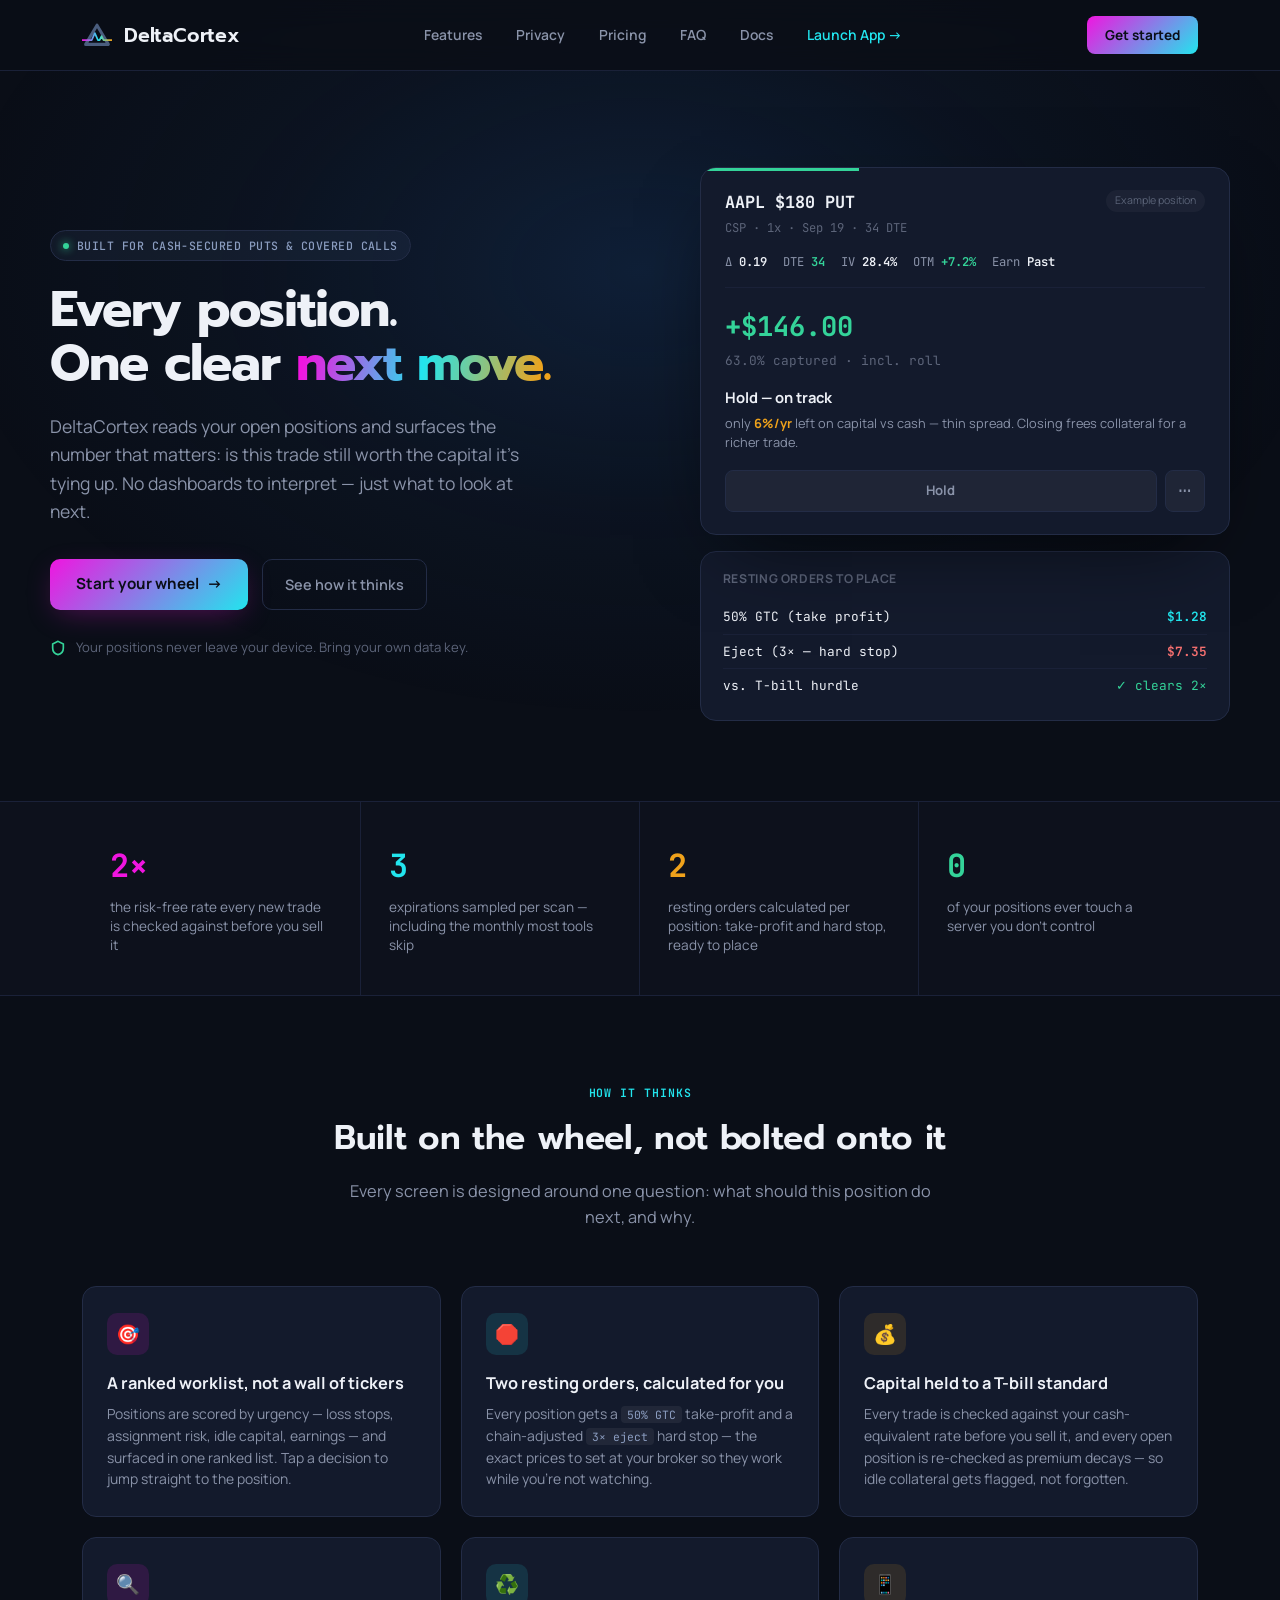
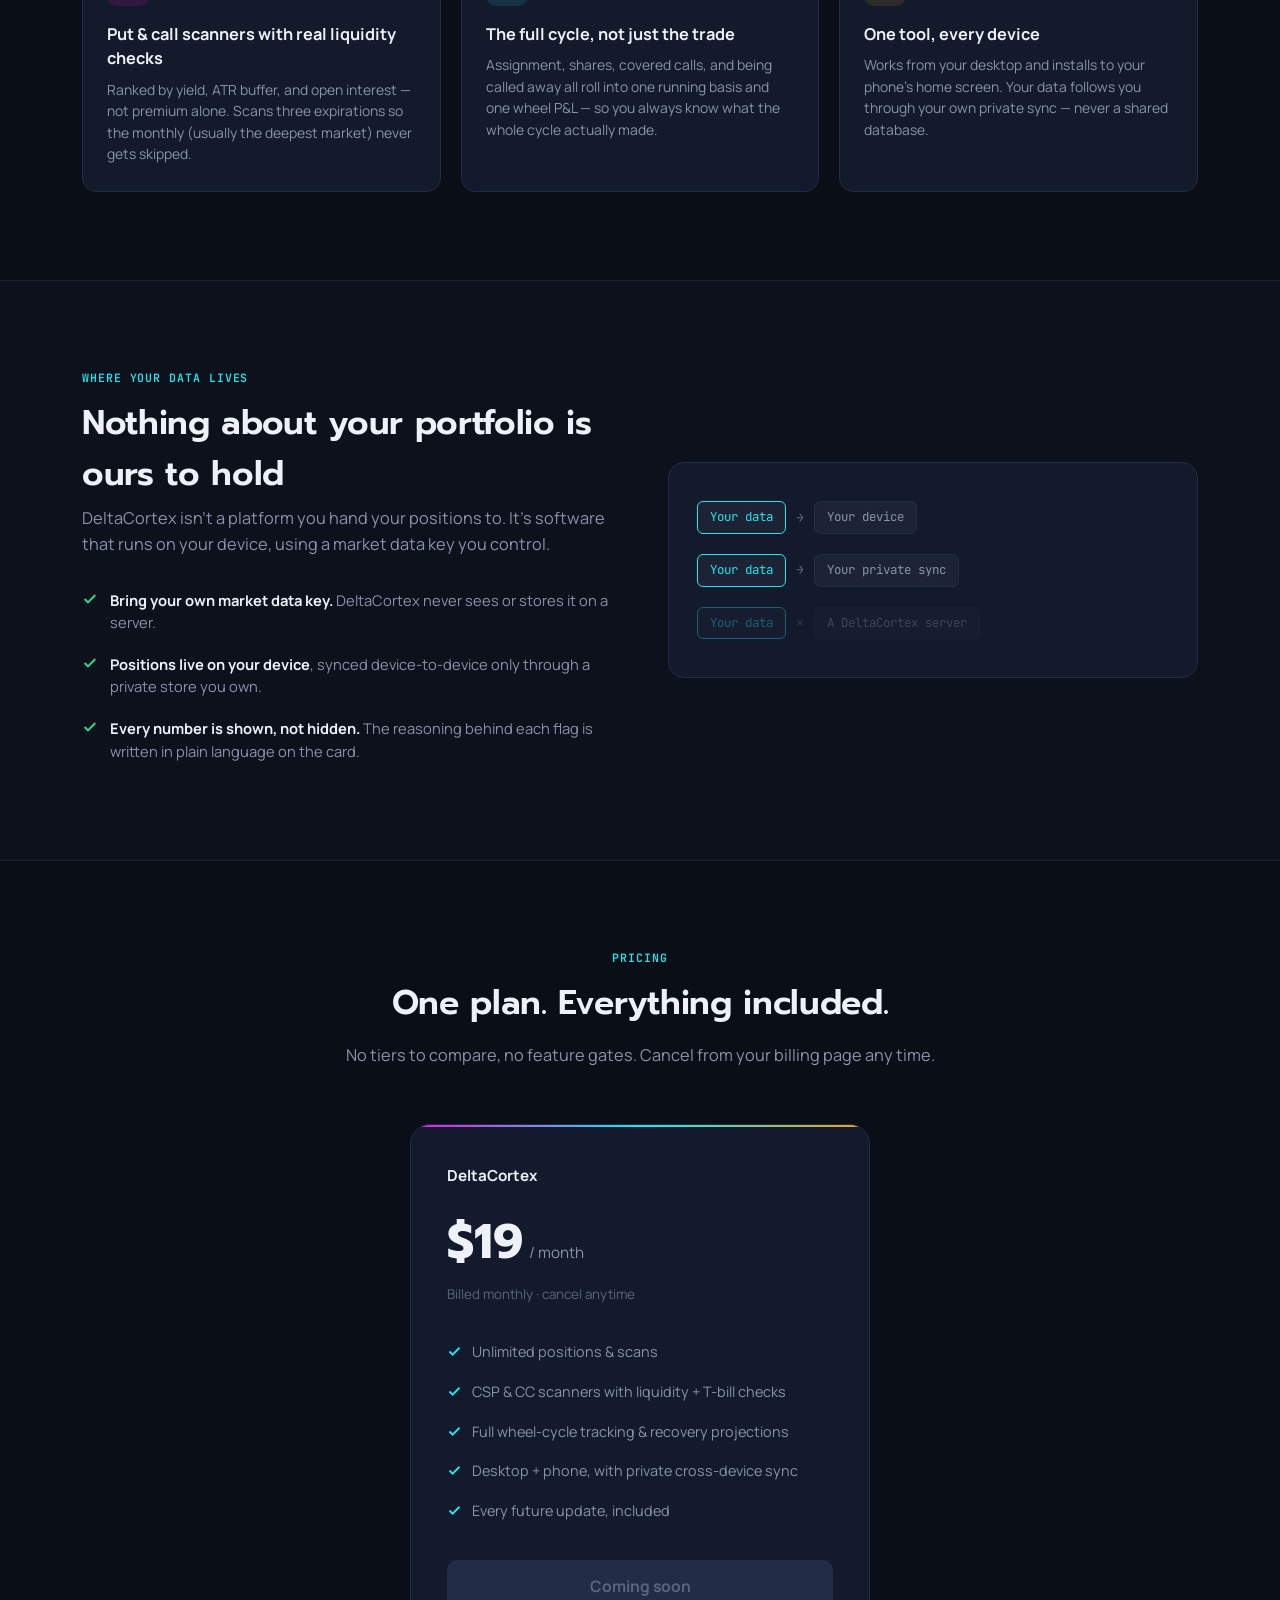
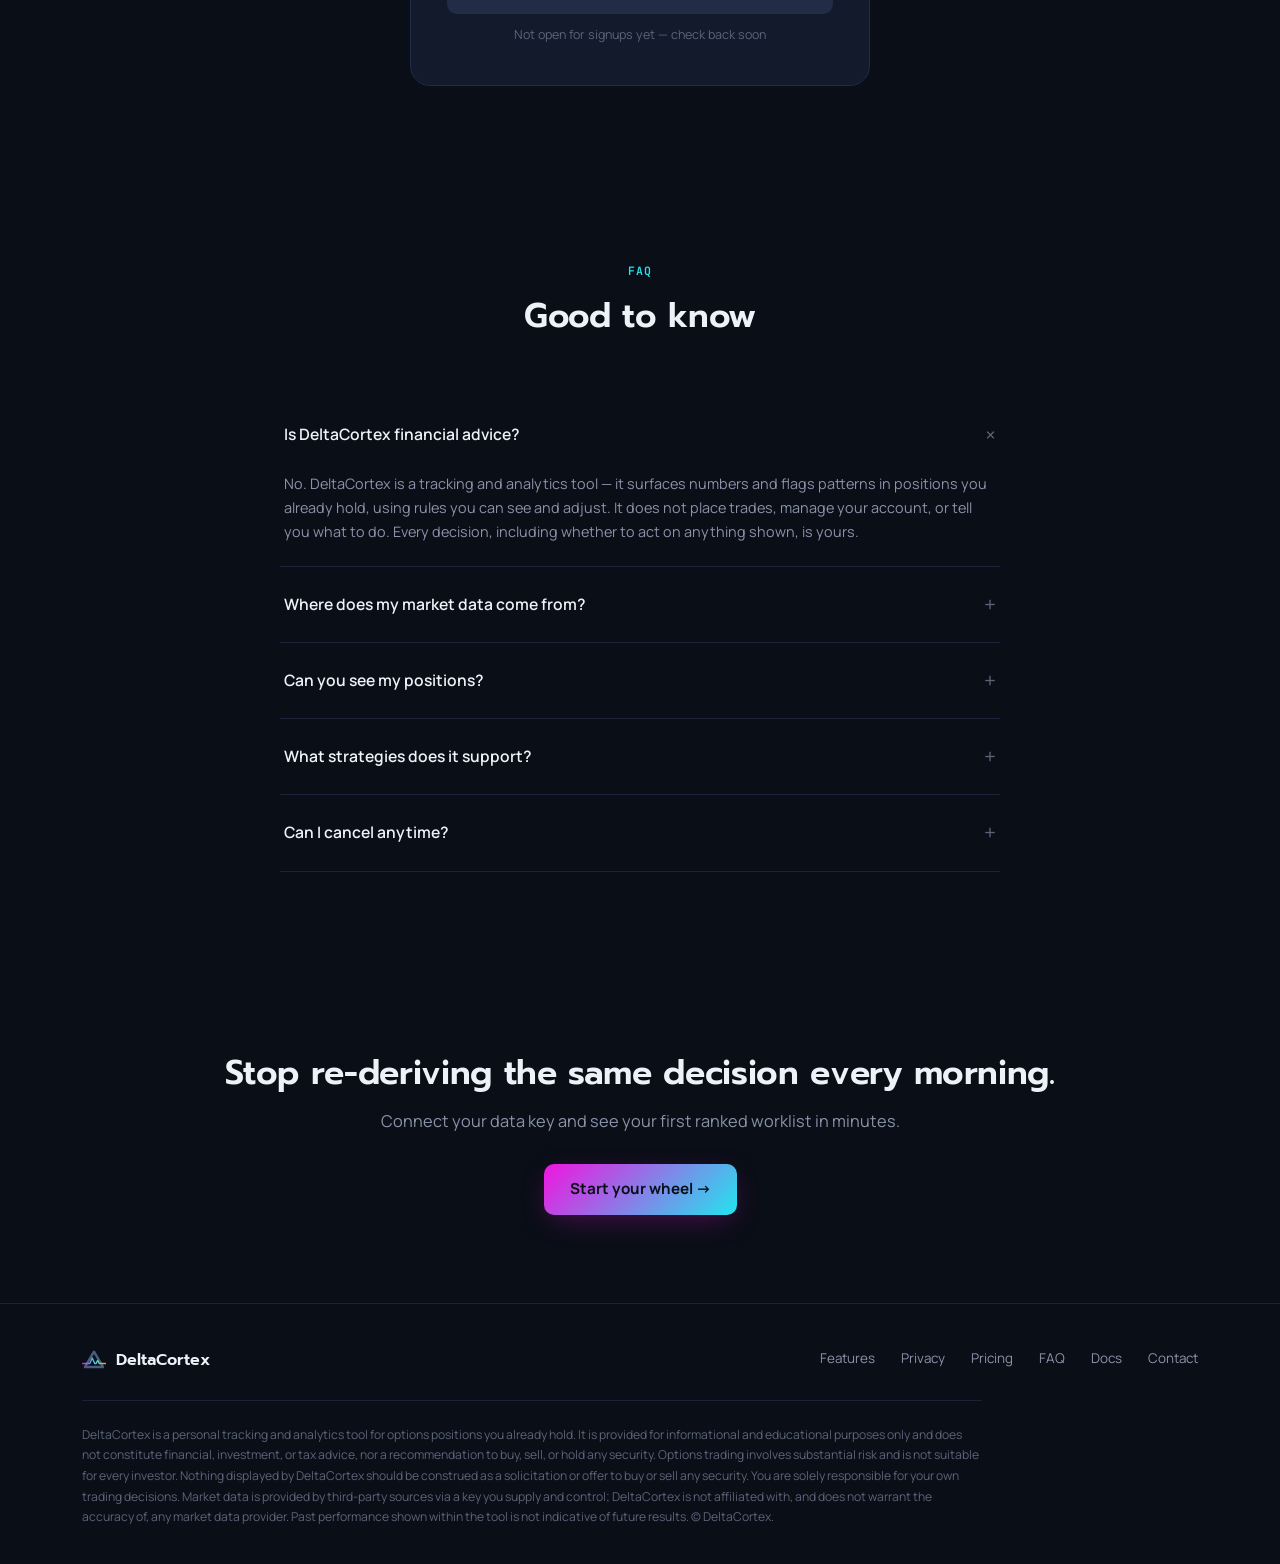
<file: index.html>
<!DOCTYPE html>
<html lang="en">
<head>
<meta charset="UTF-8">
<meta name="viewport" content="width=device-width, initial-scale=1.0">
<title>DeltaCortex — Options Trading Engine</title>
<link rel="preconnect" href="https://fonts.googleapis.com">
<link href="https://fonts.googleapis.com/css2?family=Prompt:wght@500;600;700&family=Manrope:wght@400;500;600;700;800&family=JetBrains+Mono:wght@400;500;600&display=swap" rel="stylesheet">
<style>
:root {
  --bg: #0a0e17;
  --bg-elev: #10152280;
  --card: #131a2c;
  --card-border: #232c46;
  --card-border-soft: #1a2138;
  --text: #eef1f7;
  --text-muted: #8a93a9;
  --text-faint: #5c6479;
  --steel: #4a5d7e;
  --steel-light: #8b9dc0;
  --magenta: #F015E0;
  --cyan: #22E5EE;
  --orange: #EFA21B;
  --mint: #34d399;
  --coral: #f87171;
  --navy-a: #16335e;
  --navy-b: #1E4E8C;
  --font-display: 'Prompt', sans-serif;
  --font-body: 'Manrope', sans-serif;
  --font-mono: 'JetBrains Mono', monospace;
}
* { margin: 0; padding: 0; box-sizing: border-box; }
html { scroll-behavior: smooth; }
body {
  background: var(--bg);
  color: var(--text);
  font-family: var(--font-body);
  line-height: 1.5;
  -webkit-font-smoothing: antialiased;
  overflow-x: hidden;
}
body::before {
  content: '';
  position: fixed;
  top: -20%; left: 50%;
  width: 1400px; height: 900px;
  transform: translateX(-50%);
  background: radial-gradient(ellipse at center, rgba(30,78,140,0.28) 0%, rgba(30,78,140,0.08) 40%, transparent 70%);
  pointer-events: none;
  z-index: 0;
}
a { color: inherit; text-decoration: none; }
.wrap { max-width: 1180px; margin: 0 auto; padding: 0 32px; position: relative; z-index: 1; }

/* ── Header ── */
header {
  position: sticky; top: 0; z-index: 50;
  background: rgba(10,14,23,0.82);
  backdrop-filter: blur(14px);
  border-bottom: 1px solid var(--card-border-soft);
}
.nav { display: flex; align-items: center; justify-content: space-between; padding: 16px 32px; max-width: 1180px; margin: 0 auto; }
.brand { display: flex; align-items: center; gap: 12px; }
.brand-word { font-family: var(--font-display); font-weight: 600; font-size: 1.22rem; letter-spacing: -0.01em; }
.nav-links { display: flex; gap: 34px; font-size: 0.87rem; font-weight: 600; color: var(--text-muted); }
.nav-links a:hover { color: var(--text); }
.nav-cta {
  padding: 9px 18px; border-radius: 8px; font-weight: 700; font-size: 0.85rem;
  background: linear-gradient(135deg, var(--magenta), var(--cyan));
  color: #0a0e17;
}
@media (max-width: 780px) { .nav-links { display: none; } }

/* ── Hero ── */
.hero { padding: 96px 32px 80px; }
.hero-grid { max-width: 1180px; margin: 0 auto; display: grid; grid-template-columns: 1.05fr 0.95fr; gap: 64px; align-items: center; }
.eyebrow {
  display: inline-flex; align-items: center; gap: 8px;
  font-family: var(--font-mono); font-size: 0.72rem; font-weight: 500; letter-spacing: 0.04em;
  color: var(--steel-light); background: rgba(74,93,126,0.14); border: 1px solid var(--card-border);
  padding: 6px 12px; border-radius: 20px; margin-bottom: 22px;
}
.eyebrow .dot { width: 6px; height: 6px; border-radius: 50%; background: var(--mint); box-shadow: 0 0 8px var(--mint); }
h1 {
  font-family: var(--font-display); font-weight: 700; font-size: 3.15rem; line-height: 1.06;
  letter-spacing: -0.02em; margin-bottom: 22px;
}
h1 .grad {
  background: linear-gradient(100deg, var(--magenta) 5%, var(--cyan) 50%, var(--orange) 95%);
  -webkit-background-clip: text; background-clip: text; color: transparent;
}
.hero-sub { font-size: 1.1rem; color: var(--text-muted); max-width: 480px; margin-bottom: 34px; line-height: 1.6; }
.hero-ctas { display: flex; gap: 14px; align-items: center; flex-wrap: wrap; margin-bottom: 28px; }
.btn-primary {
  padding: 14px 26px; border-radius: 10px; font-weight: 700; font-size: 0.95rem;
  background: linear-gradient(135deg, var(--magenta), var(--cyan));
  color: #0a0e17; display: inline-flex; align-items: center; gap: 8px;
  transition: transform 0.15s, box-shadow 0.15s;
  box-shadow: 0 8px 30px -8px rgba(240,21,224,0.35);
}
.btn-primary:hover { transform: translateY(-1px); box-shadow: 0 12px 34px -8px rgba(34,229,238,0.4); }
.btn-ghost {
  padding: 14px 22px; border-radius: 10px; font-weight: 600; font-size: 0.9rem;
  color: var(--text-muted); border: 1px solid var(--card-border);
}
.btn-ghost:hover { color: var(--text); border-color: var(--steel-light); }
.trust-line { display: flex; align-items: center; gap: 10px; font-size: 0.82rem; color: var(--text-faint); }
.trust-line svg { flex-shrink: 0; color: var(--mint); }

/* ── Hero mockup card ── */
.mock-stage { position: relative; }
.mock-card {
  background: var(--card); border: 1px solid var(--card-border); border-radius: 16px;
  padding: 22px 24px; box-shadow: 0 30px 80px -30px rgba(0,0,0,0.7);
  position: relative; overflow: hidden;
}
.mock-card::before {
  content: ''; position: absolute; top: 0; left: 0; right: 0; height: 3px;
  background: linear-gradient(90deg, var(--mint), var(--mint) 30%, transparent 30%);
}
.mock-top { display: flex; justify-content: space-between; align-items: flex-start; margin-bottom: 16px; }
.mock-sym { font-family: var(--font-mono); font-weight: 700; font-size: 1.05rem; }
.mock-sub { font-size: 0.76rem; color: var(--text-faint); margin-top: 3px; font-family: var(--font-mono); }
.mock-example { font-size: 0.66rem; color: var(--text-faint); background: rgba(255,255,255,0.04); padding: 3px 9px; border-radius: 12px; }
.mock-metrics { display: flex; gap: 16px; flex-wrap: wrap; font-family: var(--font-mono); font-size: 0.76rem; color: var(--text-muted); margin-bottom: 18px; padding-bottom: 16px; border-bottom: 1px solid var(--card-border-soft); }
.mock-metrics b { color: var(--text); font-weight: 600; }
.mock-metrics .safe b { color: var(--mint); }
.mock-pl { font-family: var(--font-mono); font-size: 1.7rem; font-weight: 700; color: var(--mint); margin-bottom: 4px; }
.mock-plpct { font-family: var(--font-mono); font-size: 0.8rem; color: var(--text-faint); margin-bottom: 16px; }
.mock-action { font-weight: 700; font-size: 0.92rem; margin-bottom: 6px; }
.mock-why { font-size: 0.8rem; color: var(--text-muted); line-height: 1.5; margin-bottom: 18px; }
.mock-why b { color: var(--orange); }
.mock-btns { display: flex; gap: 8px; }
.mock-btn { flex: 1; text-align: center; padding: 10px; border-radius: 8px; font-weight: 700; font-size: 0.82rem; }
.mock-btn.hold { background: rgba(255,255,255,0.05); color: var(--text-muted); border: 1px solid var(--card-border); }
.mock-btn.more { width: 40px; flex: 0 0 auto; background: rgba(255,255,255,0.05); border: 1px solid var(--card-border); color: var(--text-muted); }

.mock-orders {
  margin-top: 16px; background: var(--card); border: 1px solid var(--card-border); border-radius: 16px;
  padding: 18px 22px; font-family: var(--font-mono); font-size: 0.8rem;
}
.mock-orders-title { font-family: var(--font-body); font-weight: 700; font-size: 0.76rem; text-transform: uppercase; letter-spacing: 0.05em; color: var(--text-faint); margin-bottom: 12px; }
.mock-order-row { display: flex; justify-content: space-between; padding: 7px 0; border-bottom: 1px solid var(--card-border-soft); }
.mock-order-row:last-child { border-bottom: none; }
.mock-order-row .v.gtc { color: var(--cyan); font-weight: 600; }
.mock-order-row .v.eject { color: var(--coral); font-weight: 600; }

@media (max-width: 980px) { .hero-grid { grid-template-columns: 1fr; gap: 44px; } h1 { font-size: 2.3rem; } .hero-sub { max-width: 100%; } }

/* ── Sections ── */
section { padding: 88px 0; position: relative; z-index: 1; }
.section-head { text-align: center; max-width: 620px; margin: 0 auto 56px; }
.section-eyebrow { font-family: var(--font-mono); font-size: 0.72rem; letter-spacing: 0.08em; text-transform: uppercase; color: var(--cyan); font-weight: 600; margin-bottom: 12px; }
h2 { font-family: var(--font-display); font-weight: 600; font-size: 2.1rem; letter-spacing: -0.01em; margin-bottom: 14px; }
.section-sub { color: var(--text-muted); font-size: 1.02rem; line-height: 1.6; }

/* ── Features ── */
.feat-grid { display: grid; grid-template-columns: repeat(3, 1fr); gap: 20px; }
.feat-card {
  background: var(--card); border: 1px solid var(--card-border); border-radius: 14px; padding: 26px 24px;
  transition: border-color 0.15s, transform 0.15s;
}
.feat-card:hover { border-color: var(--steel); transform: translateY(-2px); }
.feat-icon {
  width: 42px; height: 42px; border-radius: 10px; display: flex; align-items: center; justify-content: center;
  margin-bottom: 16px; font-size: 1.2rem;
}
.feat-icon.m { background: rgba(240,21,224,0.12); }
.feat-icon.c { background: rgba(34,229,238,0.12); }
.feat-icon.o { background: rgba(239,162,27,0.12); }
.feat-title { font-weight: 700; font-size: 1.02rem; margin-bottom: 8px; }
.feat-desc { font-size: 0.87rem; color: var(--text-muted); line-height: 1.55; }
.feat-desc code { font-family: var(--font-mono); font-size: 0.82em; background: rgba(255,255,255,0.06); padding: 1px 6px; border-radius: 4px; color: var(--steel-light); }
@media (max-width: 900px) { .feat-grid { grid-template-columns: 1fr 1fr; } }
@media (max-width: 620px) { .feat-grid { grid-template-columns: 1fr; } }

/* ── How it thinks (data strip) ── */
.think-strip { background: var(--bg-elev); border-top: 1px solid var(--card-border-soft); border-bottom: 1px solid var(--card-border-soft); }
.think-grid { display: grid; grid-template-columns: repeat(4, 1fr); gap: 0; }
.think-item { padding: 40px 28px; border-right: 1px solid var(--card-border-soft); }
.think-item:last-child { border-right: none; }
.think-num { font-family: var(--font-mono); font-size: 2rem; font-weight: 700; margin-bottom: 8px; }
.think-num.m { color: var(--magenta); } .think-num.c { color: var(--cyan); } .think-num.o { color: var(--orange); } .think-num.g { color: var(--mint); }
.think-label { font-size: 0.85rem; color: var(--text-muted); line-height: 1.4; }
@media (max-width: 900px) { .think-grid { grid-template-columns: 1fr 1fr; } .think-item { border-bottom: 1px solid var(--card-border-soft); } }
@media (max-width: 560px) { .think-grid { grid-template-columns: 1fr; } }

/* ── Privacy band ── */
.privacy-band { display: grid; grid-template-columns: 1fr 1fr; gap: 56px; align-items: center; }
.privacy-list { list-style: none; margin-top: 22px; }
.privacy-list li { display: flex; gap: 12px; padding: 10px 0; font-size: 0.92rem; color: var(--text-muted); align-items: flex-start; }
.privacy-list svg { flex-shrink: 0; margin-top: 2px; color: var(--mint); }
.privacy-list b { color: var(--text); }
.privacy-visual {
  background: var(--card); border: 1px solid var(--card-border); border-radius: 16px; padding: 28px;
  font-family: var(--font-mono); font-size: 0.82rem;
}
.flow-row { display: flex; align-items: center; gap: 10px; padding: 10px 0; color: var(--text-muted); }
.flow-row .box { padding: 6px 12px; border-radius: 6px; background: rgba(255,255,255,0.04); border: 1px solid var(--card-border); font-size: 0.78rem; }
.flow-row .box.you { border-color: var(--cyan); color: var(--cyan); }
.flow-row .arrow { color: var(--text-faint); }
@media (max-width: 900px) { .privacy-band { grid-template-columns: 1fr; } }

/* ── Pricing ── */
.pricing-card {
  max-width: 460px; margin: 0 auto; background: var(--card); border: 1px solid var(--card-border);
  border-radius: 20px; padding: 40px 36px; position: relative; overflow: hidden;
}
.pricing-card::before {
  content: ''; position: absolute; top: -1px; left: -1px; right: -1px; height: 3px;
  background: linear-gradient(90deg, var(--magenta), var(--cyan), var(--orange));
}
.price-row { display: flex; align-items: baseline; gap: 6px; margin: 18px 0 6px; }
.price-num { font-family: var(--font-display); font-weight: 700; font-size: 3rem; }
.price-period { color: var(--text-muted); font-size: 0.95rem; }
.price-note { font-size: 0.84rem; color: var(--text-faint); margin-bottom: 28px; }
.price-list { list-style: none; margin-bottom: 30px; }
.price-list li { display: flex; gap: 10px; padding: 9px 0; font-size: 0.9rem; color: var(--text-muted); align-items: flex-start; }
.price-list svg { flex-shrink: 0; margin-top: 3px; color: var(--cyan); }
.price-list b { color: var(--text); }
.btn-checkout {
  display: block; width: 100%; text-align: center; padding: 15px; border-radius: 10px;
  background: linear-gradient(135deg, var(--magenta), var(--cyan)); color: #0a0e17;
  font-weight: 700; font-size: 0.98rem; margin-bottom: 12px;
}
.btn-checkout.disabled {
  background: var(--card-border); color: var(--text-faint); cursor: default; pointer-events: none;
}
.checkout-sub { text-align: center; font-size: 0.78rem; color: var(--text-faint); }

/* ── FAQ ── */
.faq-list { max-width: 720px; margin: 0 auto; }
.faq-item { border-bottom: 1px solid var(--card-border-soft); }
.faq-item summary {
  padding: 22px 4px; cursor: pointer; font-weight: 600; font-size: 0.98rem;
  display: flex; justify-content: space-between; align-items: center; list-style: none;
}
.faq-item summary::-webkit-details-marker { display: none; }
.faq-item summary::after { content: '+'; font-size: 1.3rem; color: var(--text-faint); font-weight: 400; transition: transform 0.2s; }
.faq-item[open] summary::after { transform: rotate(45deg); }
.faq-item p { padding: 0 4px 22px; color: var(--text-muted); font-size: 0.9rem; line-height: 1.65; }

/* ── Final CTA ── */
.final-cta { text-align: center; }
.final-cta h2 { margin-bottom: 10px; }

/* ── Footer ── */
footer { border-top: 1px solid var(--card-border-soft); padding: 44px 0 36px; }
.foot-grid { display: flex; justify-content: space-between; align-items: flex-start; gap: 32px; flex-wrap: wrap; margin-bottom: 28px; }
.foot-brand { display: flex; align-items: center; gap: 10px; }
.foot-word { font-family: var(--font-display); font-weight: 600; font-size: 1rem; }
.foot-links { display: flex; gap: 26px; font-size: 0.84rem; color: var(--text-muted); }
.disclaimer {
  font-size: 0.76rem; color: var(--text-faint); line-height: 1.7; border-top: 1px solid var(--card-border-soft);
  padding-top: 24px; max-width: 900px;
}
</style>
</head>
<body>

<header>
  <div class="nav">
    <div class="brand">
      <svg width="30" height="24" viewBox="0 0 136 110" xmlns="http://www.w3.org/2000/svg">
        <defs>
          <linearGradient id="hg" x1="0" y1="0" x2="1" y2="0">
            <stop offset="0" stop-color="#F015E0"/><stop offset="0.55" stop-color="#22E5EE"/><stop offset="1" stop-color="#EFA21B"/>
          </linearGradient>
        </defs>
        <path d="M68 10 L120 98 L16 98 Z" fill="none" stroke="#4a5d7e" stroke-width="14" stroke-linejoin="round"/>
        <path d="M2 78 L44 78 L58 46 L72 78 L80 78 L89 60 L98 78 L134 78" fill="none" stroke="url(#hg)" stroke-width="8" stroke-linecap="round" stroke-linejoin="round"/>
      </svg>
      <span class="brand-word">DeltaCortex</span>
    </div>
    <nav class="nav-links">
      <a href="#features">Features</a>
      <a href="#privacy">Privacy</a>
      <a href="#pricing">Pricing</a>
      <a href="#faq">FAQ</a>
      <a href="/docs/">Docs</a>
      <a href="/app/" style="color: var(--cyan);">Launch App →</a>
    </nav>
    <a href="#pricing" class="nav-cta">Get started</a>
  </div>
</header>

<section class="hero">
  <div class="hero-grid">
    <div>
      <div class="eyebrow"><span class="dot"></span>BUILT FOR CASH-SECURED PUTS &amp; COVERED CALLS</div>
      <h1>Every position.<br>One clear <span class="grad">next move.</span></h1>
      <p class="hero-sub">DeltaCortex reads your open positions and surfaces the number that matters: is this trade still worth the capital it's tying up. No dashboards to interpret — just what to look at next.</p>
      <div class="hero-ctas">
        <a href="#pricing" class="btn-primary">
          Start your wheel <span>→</span>
        </a>
        <a href="#features" class="btn-ghost">See how it thinks</a>
      </div>
      <div class="trust-line">
        <svg width="16" height="16" viewBox="0 0 24 24" fill="none" stroke="currentColor" stroke-width="2.5"><path d="M12 2L4 6v6c0 5 3.5 9 8 10 4.5-1 8-5 8-10V6l-8-4z"/></svg>
        Your positions never leave your device. Bring your own data key.
      </div>
    </div>

    <div class="mock-stage">
      <div class="mock-card">
        <div class="mock-top">
          <div>
            <div class="mock-sym">AAPL $180 PUT</div>
            <div class="mock-sub">CSP · 1x · Sep 19 · 34 DTE</div>
          </div>
          <div class="mock-example">Example position</div>
        </div>
        <div class="mock-metrics">
          <span>Δ <b>0.19</b></span>
          <span class="safe">DTE <b>34</b></span>
          <span>IV <b>28.4%</b></span>
          <span class="safe">OTM <b>+7.2%</b></span>
          <span>Earn <b>Past</b></span>
        </div>
        <div class="mock-pl">+$146.00</div>
        <div class="mock-plpct">63.0% captured · incl. roll</div>
        <div class="mock-action">Hold — on track</div>
        <div class="mock-why">only <b>6%/yr</b> left on capital vs cash — thin spread. Closing frees collateral for a richer trade.</div>
        <div class="mock-btns">
          <div class="mock-btn hold">Hold</div>
          <div class="mock-btn more">⋯</div>
        </div>
      </div>

      <div class="mock-orders">
        <div class="mock-orders-title">Resting orders to place</div>
        <div class="mock-order-row"><span>50% GTC (take profit)</span><span class="v gtc">$1.28</span></div>
        <div class="mock-order-row"><span>Eject (3× — hard stop)</span><span class="v eject">$7.35</span></div>
        <div class="mock-order-row"><span>vs. T-bill hurdle</span><span class="v" style="color: var(--mint);">✓ clears 2×</span></div>
      </div>
    </div>
  </div>
</section>

<div class="think-strip">
  <div class="wrap">
    <div class="think-grid">
      <div class="think-item">
        <div class="think-num m">2×</div>
        <div class="think-label">the risk-free rate every new trade is checked against before you sell it</div>
      </div>
      <div class="think-item">
        <div class="think-num c">3</div>
        <div class="think-label">expirations sampled per scan — including the monthly most tools skip</div>
      </div>
      <div class="think-item">
        <div class="think-num o">2</div>
        <div class="think-label">resting orders calculated per position: take-profit and hard stop, ready to place</div>
      </div>
      <div class="think-item">
        <div class="think-num g">0</div>
        <div class="think-label">of your positions ever touch a server you don't control</div>
      </div>
    </div>
  </div>
</div>

<section id="features">
  <div class="wrap">
    <div class="section-head">
      <div class="section-eyebrow">How it thinks</div>
      <h2>Built on the wheel, not bolted onto it</h2>
      <p class="section-sub">Every screen is designed around one question: what should this position do next, and why.</p>
    </div>
    <div class="feat-grid">
      <div class="feat-card">
        <div class="feat-icon m">🎯</div>
        <div class="feat-title">A ranked worklist, not a wall of tickers</div>
        <div class="feat-desc">Positions are scored by urgency — loss stops, assignment risk, idle capital, earnings — and surfaced in one ranked list. Tap a decision to jump straight to the position.</div>
      </div>
      <div class="feat-card">
        <div class="feat-icon c">🛑</div>
        <div class="feat-title">Two resting orders, calculated for you</div>
        <div class="feat-desc">Every position gets a <code>50% GTC</code> take-profit and a chain-adjusted <code>3× eject</code> hard stop — the exact prices to set at your broker so they work while you're not watching.</div>
      </div>
      <div class="feat-card">
        <div class="feat-icon o">💰</div>
        <div class="feat-title">Capital held to a T-bill standard</div>
        <div class="feat-desc">Every trade is checked against your cash-equivalent rate before you sell it, and every open position is re-checked as premium decays — so idle collateral gets flagged, not forgotten.</div>
      </div>
      <div class="feat-card">
        <div class="feat-icon m">🔍</div>
        <div class="feat-title">Put &amp; call scanners with real liquidity checks</div>
        <div class="feat-desc">Ranked by yield, ATR buffer, and open interest — not premium alone. Scans three expirations so the monthly (usually the deepest market) never gets skipped.</div>
      </div>
      <div class="feat-card">
        <div class="feat-icon c">♻️</div>
        <div class="feat-title">The full cycle, not just the trade</div>
        <div class="feat-desc">Assignment, shares, covered calls, and being called away all roll into one running basis and one wheel P&amp;L — so you always know what the whole cycle actually made.</div>
      </div>
      <div class="feat-card">
        <div class="feat-icon o">📱</div>
        <div class="feat-title">One tool, every device</div>
        <div class="feat-desc">Works from your desktop and installs to your phone's home screen. Your data follows you through your own private sync — never a shared database.</div>
      </div>
    </div>
  </div>
</section>

<section id="privacy" style="background: var(--bg-elev); border-top: 1px solid var(--card-border-soft); border-bottom: 1px solid var(--card-border-soft);">
  <div class="wrap">
    <div class="privacy-band">
      <div>
        <div class="section-eyebrow">Where your data lives</div>
        <h2 style="margin-bottom: 6px;">Nothing about your portfolio is ours to hold</h2>
        <p class="section-sub">DeltaCortex isn't a platform you hand your positions to. It's software that runs on your device, using a market data key you control.</p>
        <ul class="privacy-list">
          <li><svg width="16" height="16" viewBox="0 0 24 24" fill="none" stroke="currentColor" stroke-width="3"><path d="M20 6L9 17l-5-5"/></svg><span><b>Bring your own market data key.</b> DeltaCortex never sees or stores it on a server.</span></li>
          <li><svg width="16" height="16" viewBox="0 0 24 24" fill="none" stroke="currentColor" stroke-width="3"><path d="M20 6L9 17l-5-5"/></svg><span><b>Positions live on your device</b>, synced device-to-device only through a private store you own.</span></li>
          <li><svg width="16" height="16" viewBox="0 0 24 24" fill="none" stroke="currentColor" stroke-width="3"><path d="M20 6L9 17l-5-5"/></svg><span><b>Every number is shown, not hidden.</b> The reasoning behind each flag is written in plain language on the card.</span></li>
        </ul>
      </div>
      <div class="privacy-visual">
        <div class="flow-row"><span class="box you">Your data</span><span class="arrow">→</span><span class="box">Your device</span></div>
        <div class="flow-row"><span class="box you">Your data</span><span class="arrow">→</span><span class="box">Your private sync</span></div>
        <div class="flow-row" style="opacity: 0.35;"><span class="box you">Your data</span><span class="arrow">✕</span><span class="box">A DeltaCortex server</span></div>
      </div>
    </div>
  </div>
</section>

<section id="pricing">
  <div class="wrap">
    <div class="section-head">
      <div class="section-eyebrow">Pricing</div>
      <h2>One plan. Everything included.</h2>
      <p class="section-sub">No tiers to compare, no feature gates. Cancel from your billing page any time.</p>
    </div>
    <div class="pricing-card">
      <div style="font-weight: 700; font-size: 0.95rem;">DeltaCortex</div>
      <div class="price-row">
        <span class="price-num">$19</span>
        <span class="price-period">/ month</span>
      </div>
      <div class="price-note">Billed monthly · cancel anytime</div>
      <ul class="price-list">
        <li><svg width="15" height="15" viewBox="0 0 24 24" fill="none" stroke="currentColor" stroke-width="3"><path d="M20 6L9 17l-5-5"/></svg><span>Unlimited positions &amp; scans</span></li>
        <li><svg width="15" height="15" viewBox="0 0 24 24" fill="none" stroke="currentColor" stroke-width="3"><path d="M20 6L9 17l-5-5"/></svg><span>CSP &amp; CC scanners with liquidity + T-bill checks</span></li>
        <li><svg width="15" height="15" viewBox="0 0 24 24" fill="none" stroke="currentColor" stroke-width="3"><path d="M20 6L9 17l-5-5"/></svg><span>Full wheel-cycle tracking &amp; recovery projections</span></li>
        <li><svg width="15" height="15" viewBox="0 0 24 24" fill="none" stroke="currentColor" stroke-width="3"><path d="M20 6L9 17l-5-5"/></svg><span>Desktop + phone, with private cross-device sync</span></li>
        <li><svg width="15" height="15" viewBox="0 0 24 24" fill="none" stroke="currentColor" stroke-width="3"><path d="M20 6L9 17l-5-5"/></svg><span>Every future update, included</span></li>
      </ul>
      <!--
        STRIPE CHECKOUT — replace this href with your live Stripe Payment Link.
        Stripe Dashboard → Payment links → New → select your recurring $19/mo price
        → Create link → paste the resulting https://buy.stripe.com/xxxxx URL below.
        No backend required for this step.
      -->
      <a href="#" class="btn-checkout disabled" onclick="return false;" aria-disabled="true">Coming soon</a>
      <div class="checkout-sub">Not open for signups yet — check back soon</div>
    </div>
  </div>
</section>

<section id="faq">
  <div class="wrap">
    <div class="section-head">
      <div class="section-eyebrow">FAQ</div>
      <h2>Good to know</h2>
    </div>
    <div class="faq-list">
      <details class="faq-item" open>
        <summary>Is DeltaCortex financial advice?</summary>
        <p>No. DeltaCortex is a tracking and analytics tool — it surfaces numbers and flags patterns in positions you already hold, using rules you can see and adjust. It does not place trades, manage your account, or tell you what to do. Every decision, including whether to act on anything shown, is yours.</p>
      </details>
      <details class="faq-item">
        <summary>Where does my market data come from?</summary>
        <p>You connect your own market data key from a provider you sign up with directly. DeltaCortex uses it to pull quotes on your behalf — it's never stored on a DeltaCortex server, only on your device.</p>
      </details>
      <details class="faq-item">
        <summary>Can you see my positions?</summary>
        <p>No. Your positions are stored locally on your device. If you use cross-device sync, it moves through a private store that only you control — DeltaCortex has no database of user portfolios.</p>
      </details>
      <details class="faq-item">
        <summary>What strategies does it support?</summary>
        <p>Cash-secured puts and covered calls — the wheel strategy, end to end, from opening a put through assignment, share management, covered calls, and being called away.</p>
      </details>
      <details class="faq-item">
        <summary>Can I cancel anytime?</summary>
        <p>Yes. Manage or cancel your subscription anytime from the billing link in your confirmation email — no calls, no forms.</p>
      </details>
    </div>
  </div>
</section>

<section class="final-cta">
  <div class="wrap">
    <h2>Stop re-deriving the same decision every morning.</h2>
    <p class="section-sub" style="margin-bottom: 30px;">Connect your data key and see your first ranked worklist in minutes.</p>
    <a href="#pricing" class="btn-primary">Start your wheel →</a>
  </div>
</section>

<footer>
  <div class="wrap">
    <div class="foot-grid">
      <div class="foot-brand">
        <svg width="24" height="19" viewBox="0 0 136 110" xmlns="http://www.w3.org/2000/svg">
          <defs><linearGradient id="fg" x1="0" y1="0" x2="1" y2="0"><stop offset="0" stop-color="#F015E0"/><stop offset="0.55" stop-color="#22E5EE"/><stop offset="1" stop-color="#EFA21B"/></linearGradient></defs>
          <path d="M68 10 L120 98 L16 98 Z" fill="none" stroke="#4a5d7e" stroke-width="14" stroke-linejoin="round"/>
          <path d="M2 78 L44 78 L58 46 L72 78 L80 78 L89 60 L98 78 L134 78" fill="none" stroke="url(#fg)" stroke-width="8" stroke-linecap="round" stroke-linejoin="round"/>
        </svg>
        <span class="foot-word">DeltaCortex</span>
      </div>
      <div class="foot-links">
        <a href="#features">Features</a>
        <a href="#privacy">Privacy</a>
        <a href="#pricing">Pricing</a>
        <a href="#faq">FAQ</a>
        <a href="/docs/">Docs</a>
        <a href="mailto:deltacortexhq@gmail.com">Contact</a>
      </div>
    </div>
    <p class="disclaimer">
      DeltaCortex is a personal tracking and analytics tool for options positions you already hold. It is provided for informational and educational purposes only and does not constitute financial, investment, or tax advice, nor a recommendation to buy, sell, or hold any security. Options trading involves substantial risk and is not suitable for every investor. Nothing displayed by DeltaCortex should be construed as a solicitation or offer to buy or sell any security. You are solely responsible for your own trading decisions. Market data is provided by third-party sources via a key you supply and control; DeltaCortex is not affiliated with, and does not warrant the accuracy of, any market data provider. Past performance shown within the tool is not indicative of future results. © DeltaCortex.
    </p>
  </div>
</footer>

</body>
</html>
</file>
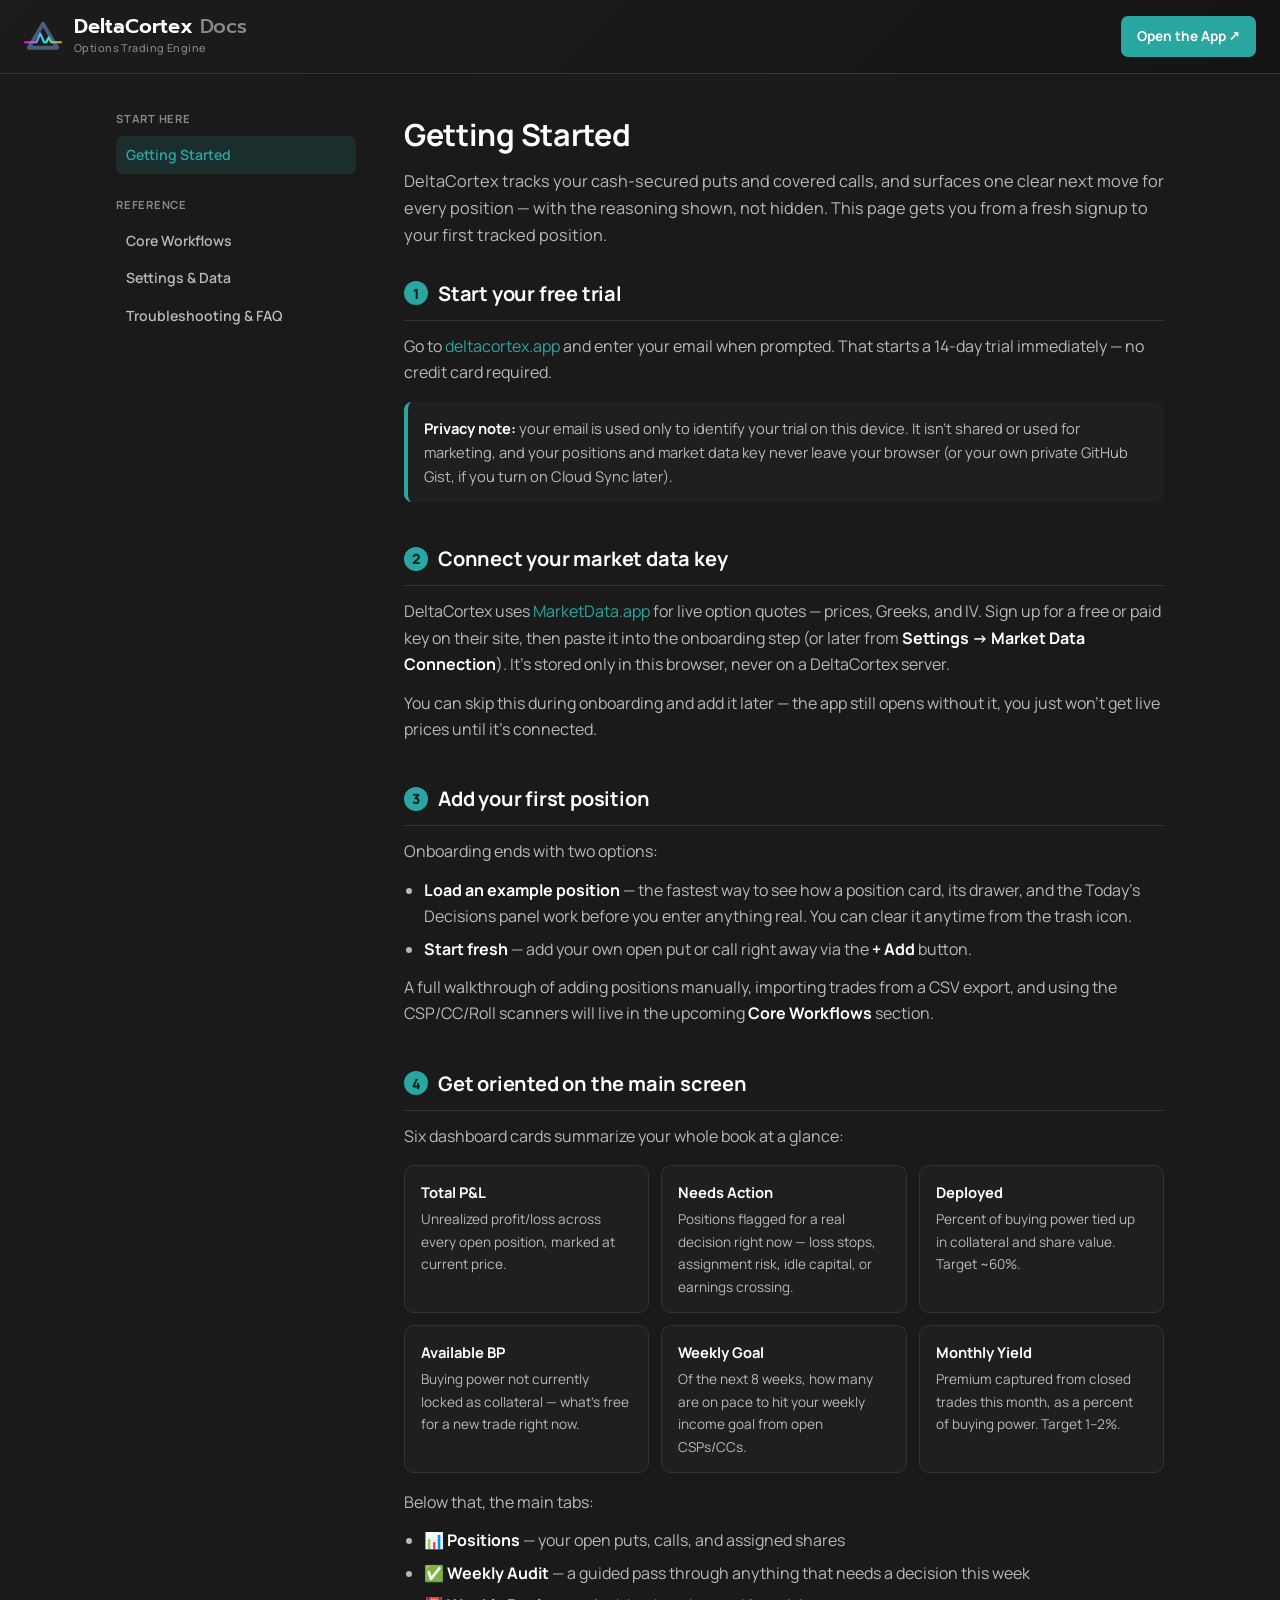
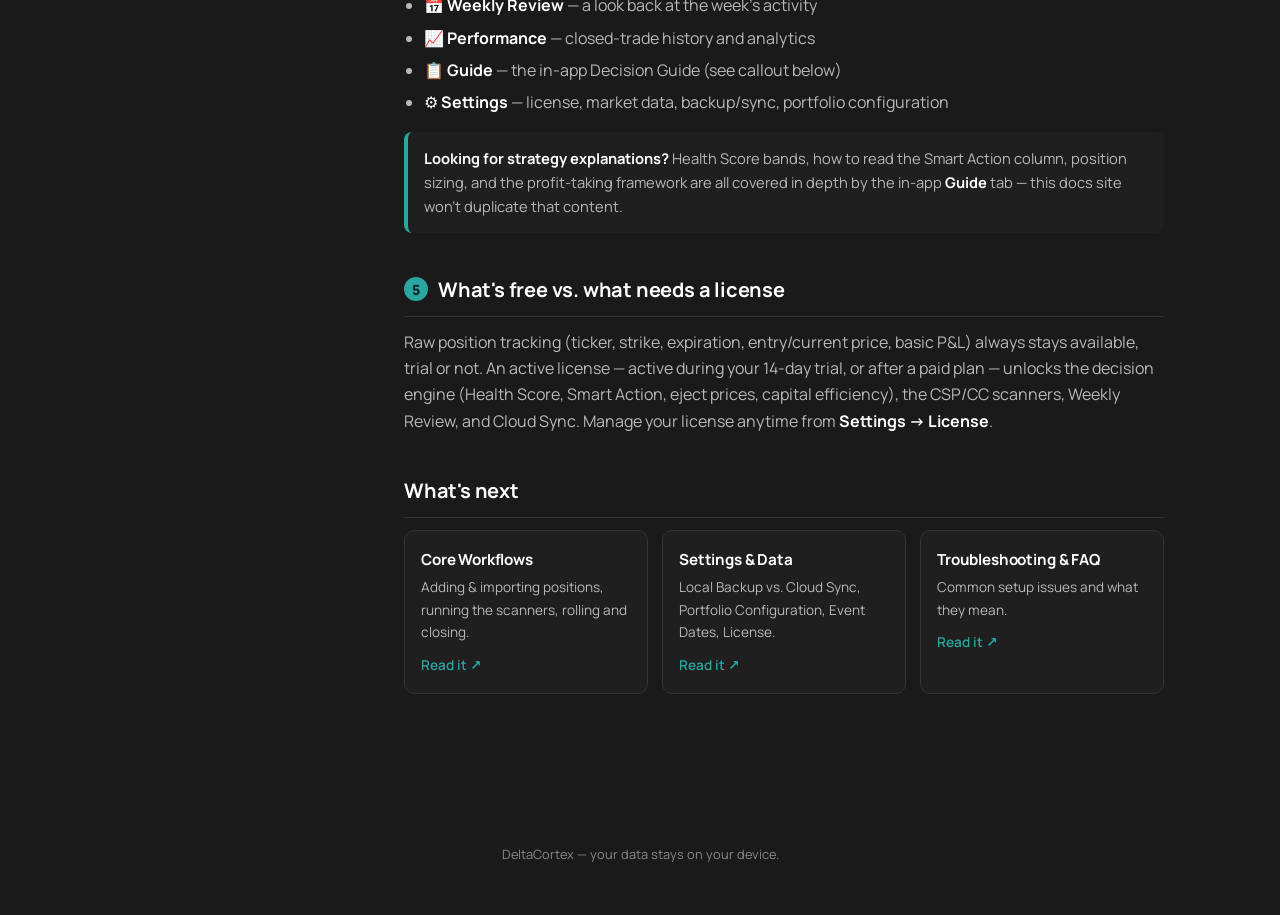
<file: docs/index.html>
<!DOCTYPE html>
<html lang="en">
<head>
<meta charset="UTF-8">
<meta name="viewport" content="width=device-width, initial-scale=1.0">
<title>Getting Started — DeltaCortex Docs</title>
<meta name="description" content="Set up DeltaCortex and track your first cash-secured put or covered call in a few minutes.">
<link rel="icon" href="data:image/svg+xml,%3Csvg xmlns='http://www.w3.org/2000/svg' viewBox='0 0 136 110'%3E%3Cdefs%3E%3ClinearGradient id='g' x1='0' y1='0' x2='1' y2='0'%3E%3Cstop offset='0' stop-color='%23F015E0'/%3E%3Cstop offset='0.55' stop-color='%2322E5EE'/%3E%3Cstop offset='1' stop-color='%23EFA21B'/%3E%3C/linearGradient%3E%3C/defs%3E%3Cpath d='M68 10 L120 98 L16 98 Z' fill='none' stroke='%234a5d7e' stroke-width='16' stroke-linejoin='round'/%3E%3Cpath d='M4 78 L46 78 L60 48 L74 78 L82 78 L91 62 L100 78 L132 78' fill='none' stroke='url(%23g)' stroke-width='10' stroke-linecap='round' stroke-linejoin='round'/%3E%3C/svg%3E">
<link rel="preconnect" href="https://fonts.googleapis.com">
<link rel="preconnect" href="https://fonts.gstatic.com" crossorigin>
<link href="https://fonts.googleapis.com/css2?family=Manrope:wght@400;500;600;700;800&family=Prompt:wght@500;600;700&display=swap" rel="stylesheet">
<link rel="stylesheet" href="assets/style.css">
</head>
<body>

<header class="docs-header">
    <a href="index.html" class="docs-brand" style="text-decoration:none;">
        <svg width="38" height="30" viewBox="0 0 136 110" xmlns="http://www.w3.org/2000/svg" aria-hidden="true">
            <defs>
                <linearGradient id="dcPulse" x1="0" y1="0" x2="1" y2="0">
                    <stop offset="0" stop-color="#F015E0"/>
                    <stop offset="0.55" stop-color="#22E5EE"/>
                    <stop offset="1" stop-color="#EFA21B"/>
                </linearGradient>
            </defs>
            <path d="M68 10 L120 98 L16 98 Z" fill="none" stroke="#4a5d7e" stroke-width="14" stroke-linejoin="round"/>
            <path d="M2 78 L44 78 L58 46 L72 78 L80 78 L89 60 L98 78 L134 78"
                  fill="none" stroke="url(#dcPulse)" stroke-width="8" stroke-linecap="round" stroke-linejoin="round"/>
        </svg>
        <div>
            <div class="docs-brand-name">DeltaCortex <span style="color:var(--text-muted); font-weight:500;">Docs</span></div>
            <div class="docs-brand-sub">Options Trading Engine</div>
        </div>
    </a>
    <a class="docs-header-cta" href="https://deltacortex.app" target="_blank" rel="noopener">Open the App ↗</a>
</header>

<div class="docs-shell">
    <nav class="docs-nav" aria-label="Documentation sections">
        <div class="docs-nav-group">
            <div class="docs-nav-label">Start Here</div>
            <a href="index.html" class="docs-nav-link active">Getting Started</a>
        </div>
        <div class="docs-nav-group">
            <div class="docs-nav-label">Reference</div>
            <a href="core-workflows.html" class="docs-nav-link">Core Workflows</a>
            <a href="settings-data.html" class="docs-nav-link">Settings &amp; Data</a>
            <a href="troubleshooting.html" class="docs-nav-link">Troubleshooting &amp; FAQ</a>
        </div>
    </nav>

    <main class="docs-content">
        <h1>Getting Started</h1>
        <p class="docs-lede">
            DeltaCortex tracks your cash-secured puts and covered calls, and surfaces one clear
            next move for every position — with the reasoning shown, not hidden. This page gets
            you from a fresh signup to your first tracked position.
        </p>

        <section id="trial">
            <h2><span class="docs-step-num">1</span> Start your free trial</h2>
            <p>
                Go to <a href="https://deltacortex.app" target="_blank" rel="noopener">deltacortex.app</a>
                and enter your email when prompted. That starts a 14-day trial immediately —
                no credit card required.
            </p>
            <div class="docs-callout">
                <strong>Privacy note:</strong> your email is used only to identify your trial on
                this device. It isn't shared or used for marketing, and your positions and market
                data key never leave your browser (or your own private GitHub Gist, if you turn on
                Cloud Sync later).
            </div>
        </section>

        <section id="api-key">
            <h2><span class="docs-step-num">2</span> Connect your market data key</h2>
            <p>
                DeltaCortex uses <a href="https://www.marketdata.app" target="_blank" rel="noopener">MarketData.app</a>
                for live option quotes — prices, Greeks, and IV. Sign up for a free or paid key on
                their site, then paste it into the onboarding step (or later from
                <strong>Settings → Market Data Connection</strong>). It's stored only in this
                browser, never on a DeltaCortex server.
            </p>
            <p>
                You can skip this during onboarding and add it later — the app still opens without
                it, you just won't get live prices until it's connected.
            </p>
        </section>

        <section id="first-position">
            <h2><span class="docs-step-num">3</span> Add your first position</h2>
            <p>Onboarding ends with two options:</p>
            <ul>
                <li><strong>Load an example position</strong> — the fastest way to see how a
                    position card, its drawer, and the Today's Decisions panel work before you
                    enter anything real. You can clear it anytime from the trash icon.</li>
                <li><strong>Start fresh</strong> — add your own open put or call right away via
                    the <strong>+ Add</strong> button.</li>
            </ul>
            <p>
                A full walkthrough of adding positions manually, importing trades from a CSV
                export, and using the CSP/CC/Roll scanners will live in the upcoming
                <strong>Core Workflows</strong> section.
            </p>
        </section>

        <section id="orientation">
            <h2><span class="docs-step-num">4</span> Get oriented on the main screen</h2>
            <p>Six dashboard cards summarize your whole book at a glance:</p>
            <div class="docs-card-grid">
                <div class="docs-card">
                    <div class="docs-card-title">Total P&amp;L</div>
                    <div class="docs-card-body">Unrealized profit/loss across every open position, marked at current price.</div>
                </div>
                <div class="docs-card">
                    <div class="docs-card-title">Needs Action</div>
                    <div class="docs-card-body">Positions flagged for a real decision right now — loss stops, assignment risk, idle capital, or earnings crossing.</div>
                </div>
                <div class="docs-card">
                    <div class="docs-card-title">Deployed</div>
                    <div class="docs-card-body">Percent of buying power tied up in collateral and share value. Target ~60%.</div>
                </div>
                <div class="docs-card">
                    <div class="docs-card-title">Available BP</div>
                    <div class="docs-card-body">Buying power not currently locked as collateral — what's free for a new trade right now.</div>
                </div>
                <div class="docs-card">
                    <div class="docs-card-title">Weekly Goal</div>
                    <div class="docs-card-body">Of the next 8 weeks, how many are on pace to hit your weekly income goal from open CSPs/CCs.</div>
                </div>
                <div class="docs-card">
                    <div class="docs-card-title">Monthly Yield</div>
                    <div class="docs-card-body">Premium captured from closed trades this month, as a percent of buying power. Target 1–2%.</div>
                </div>
            </div>
            <p>Below that, the main tabs:</p>
            <ul>
                <li><strong>📊 Positions</strong> — your open puts, calls, and assigned shares</li>
                <li><strong>✅ Weekly Audit</strong> — a guided pass through anything that needs a decision this week</li>
                <li><strong>📅 Weekly Review</strong> — a look back at the week's activity</li>
                <li><strong>📈 Performance</strong> — closed-trade history and analytics</li>
                <li><strong>📋 Guide</strong> — the in-app Decision Guide (see callout below)</li>
                <li><strong>⚙️ Settings</strong> — license, market data, backup/sync, portfolio configuration</li>
            </ul>
            <div class="docs-callout">
                <strong>Looking for strategy explanations?</strong> Health Score bands, how to read
                the Smart Action column, position sizing, and the profit-taking framework are all
                covered in depth by the in-app <strong>Guide</strong> tab — this docs site won't
                duplicate that content.
            </div>
        </section>

        <section id="license">
            <h2><span class="docs-step-num">5</span> What's free vs. what needs a license</h2>
            <p>
                Raw position tracking (ticker, strike, expiration, entry/current price, basic P&L)
                always stays available, trial or not. An active license — active during your 14-day
                trial, or after a paid plan — unlocks the decision engine (Health Score, Smart
                Action, eject prices, capital efficiency), the CSP/CC scanners, Weekly Review, and
                Cloud Sync. Manage your license anytime from <strong>Settings → License</strong>.
            </p>
        </section>

        <section id="next">
            <h2>What's next</h2>
            <div class="docs-next-grid">
                <div class="docs-next-card">
                    <h3>Core Workflows</h3>
                    <p>Adding &amp; importing positions, running the scanners, rolling and closing.</p>
                    <a href="core-workflows.html">Read it ↗</a>
                </div>
                <div class="docs-next-card">
                    <h3>Settings &amp; Data</h3>
                    <p>Local Backup vs. Cloud Sync, Portfolio Configuration, Event Dates, License.</p>
                    <a href="settings-data.html">Read it ↗</a>
                </div>
                <div class="docs-next-card">
                    <h3>Troubleshooting &amp; FAQ</h3>
                    <p>Common setup issues and what they mean.</p>
                    <a href="troubleshooting.html">Read it ↗</a>
                </div>
            </div>
        </section>
    </main>
</div>

<div class="docs-footer">DeltaCortex — your data stays on your device.</div>

</body>
</html>
</file>
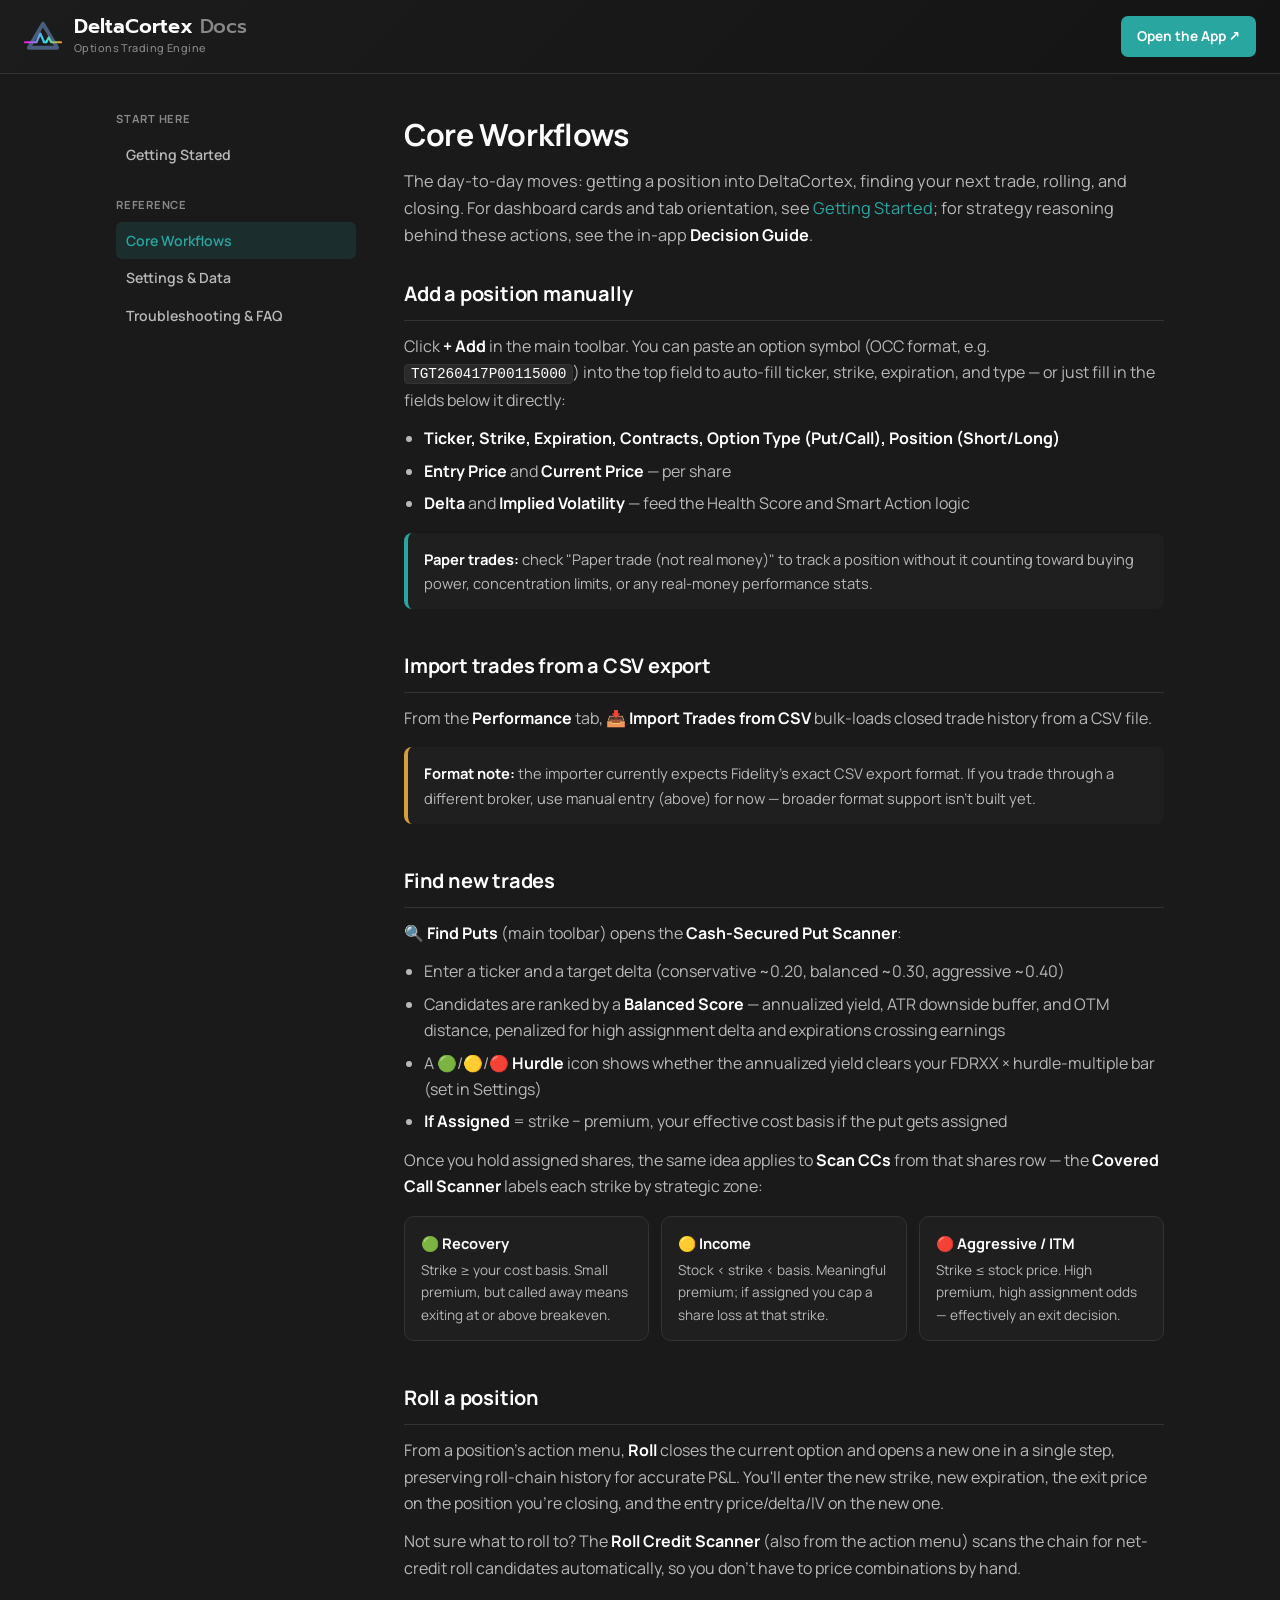
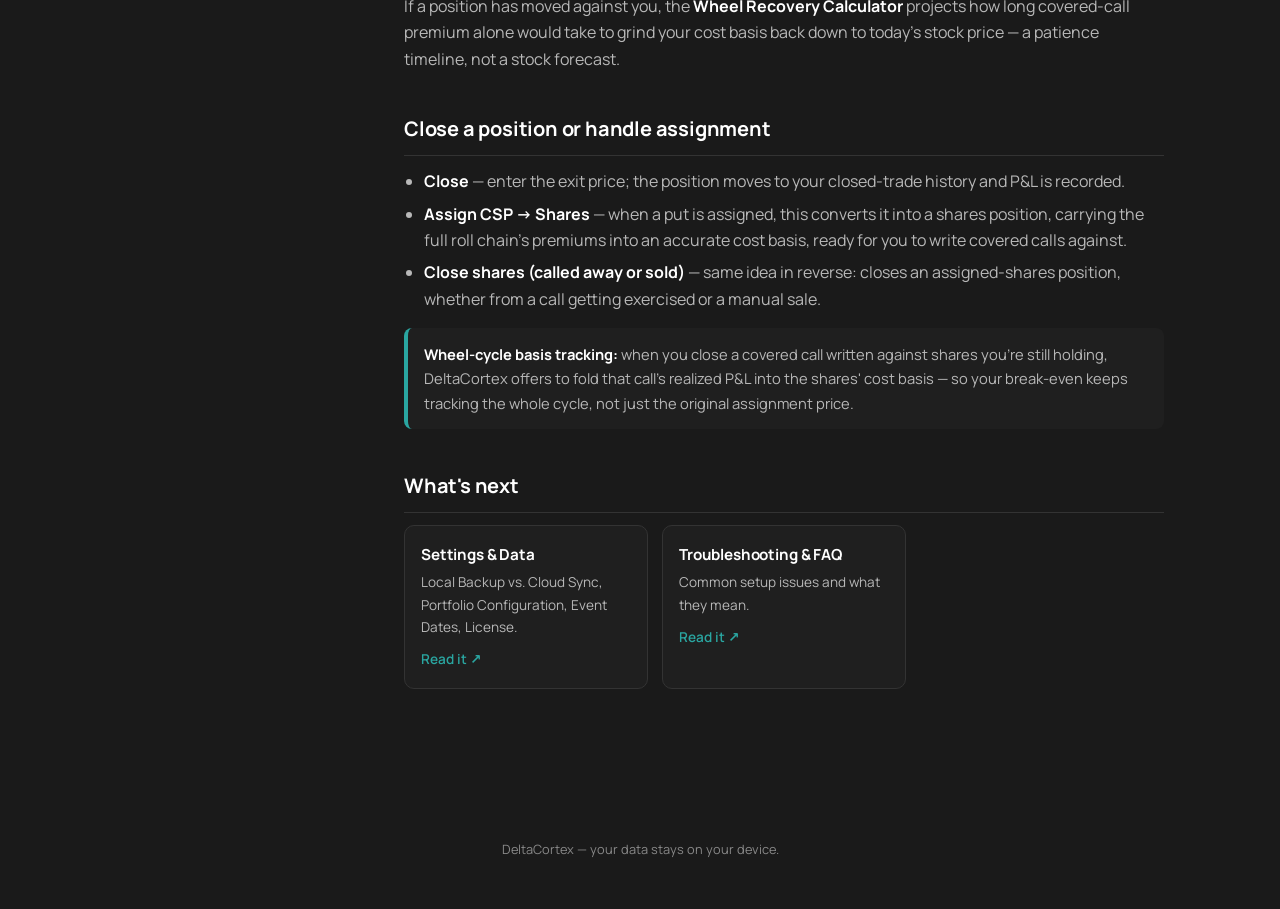
<file: docs/core-workflows.html>
<!DOCTYPE html>
<html lang="en">
<head>
<meta charset="UTF-8">
<meta name="viewport" content="width=device-width, initial-scale=1.0">
<title>Core Workflows — DeltaCortex Docs</title>
<meta name="description" content="Add positions, import trades, find new trades with the scanners, roll, and close — the day-to-day DeltaCortex workflows.">
<link rel="icon" href="data:image/svg+xml,%3Csvg xmlns='http://www.w3.org/2000/svg' viewBox='0 0 136 110'%3E%3Cdefs%3E%3ClinearGradient id='g' x1='0' y1='0' x2='1' y2='0'%3E%3Cstop offset='0' stop-color='%23F015E0'/%3E%3Cstop offset='0.55' stop-color='%2322E5EE'/%3E%3Cstop offset='1' stop-color='%23EFA21B'/%3E%3C/linearGradient%3E%3C/defs%3E%3Cpath d='M68 10 L120 98 L16 98 Z' fill='none' stroke='%234a5d7e' stroke-width='16' stroke-linejoin='round'/%3E%3Cpath d='M4 78 L46 78 L60 48 L74 78 L82 78 L91 62 L100 78 L132 78' fill='none' stroke='url(%23g)' stroke-width='10' stroke-linecap='round' stroke-linejoin='round'/%3E%3C/svg%3E">
<link rel="preconnect" href="https://fonts.googleapis.com">
<link rel="preconnect" href="https://fonts.gstatic.com" crossorigin>
<link href="https://fonts.googleapis.com/css2?family=Manrope:wght@400;500;600;700;800&family=Prompt:wght@500;600;700&display=swap" rel="stylesheet">
<link rel="stylesheet" href="assets/style.css">
</head>
<body>

<header class="docs-header">
    <a href="index.html" class="docs-brand" style="text-decoration:none;">
        <svg width="38" height="30" viewBox="0 0 136 110" xmlns="http://www.w3.org/2000/svg" aria-hidden="true">
            <defs>
                <linearGradient id="dcPulse" x1="0" y1="0" x2="1" y2="0">
                    <stop offset="0" stop-color="#F015E0"/>
                    <stop offset="0.55" stop-color="#22E5EE"/>
                    <stop offset="1" stop-color="#EFA21B"/>
                </linearGradient>
            </defs>
            <path d="M68 10 L120 98 L16 98 Z" fill="none" stroke="#4a5d7e" stroke-width="14" stroke-linejoin="round"/>
            <path d="M2 78 L44 78 L58 46 L72 78 L80 78 L89 60 L98 78 L134 78"
                  fill="none" stroke="url(#dcPulse)" stroke-width="8" stroke-linecap="round" stroke-linejoin="round"/>
        </svg>
        <div>
            <div class="docs-brand-name">DeltaCortex <span style="color:var(--text-muted); font-weight:500;">Docs</span></div>
            <div class="docs-brand-sub">Options Trading Engine</div>
        </div>
    </a>
    <a class="docs-header-cta" href="https://deltacortex.app" target="_blank" rel="noopener">Open the App ↗</a>
</header>

<div class="docs-shell">
    <nav class="docs-nav" aria-label="Documentation sections">
        <div class="docs-nav-group">
            <div class="docs-nav-label">Start Here</div>
            <a href="index.html" class="docs-nav-link">Getting Started</a>
        </div>
        <div class="docs-nav-group">
            <div class="docs-nav-label">Reference</div>
            <a href="core-workflows.html" class="docs-nav-link active">Core Workflows</a>
            <a href="settings-data.html" class="docs-nav-link">Settings &amp; Data</a>
            <a href="troubleshooting.html" class="docs-nav-link">Troubleshooting &amp; FAQ</a>
        </div>
    </nav>

    <main class="docs-content">
        <h1>Core Workflows</h1>
        <p class="docs-lede">
            The day-to-day moves: getting a position into DeltaCortex, finding your next trade,
            rolling, and closing. For dashboard cards and tab orientation, see
            <a href="index.html">Getting Started</a>; for strategy reasoning behind these actions,
            see the in-app <strong>Decision Guide</strong>.
        </p>

        <section id="add-position">
            <h2>Add a position manually</h2>
            <p>
                Click <strong>+ Add</strong> in the main toolbar. You can paste an option symbol
                (OCC format, e.g. <code>TGT260417P00115000</code>) into the top field to
                auto-fill ticker, strike, expiration, and type — or just fill in the fields below
                it directly:
            </p>
            <ul>
                <li><strong>Ticker, Strike, Expiration, Contracts, Option Type (Put/Call), Position (Short/Long)</strong></li>
                <li><strong>Entry Price</strong> and <strong>Current Price</strong> — per share</li>
                <li><strong>Delta</strong> and <strong>Implied Volatility</strong> — feed the Health Score and Smart Action logic</li>
            </ul>
            <div class="docs-callout">
                <strong>Paper trades:</strong> check "Paper trade (not real money)" to track a
                position without it counting toward buying power, concentration limits, or any
                real-money performance stats.
            </div>
        </section>

        <section id="import-csv">
            <h2>Import trades from a CSV export</h2>
            <p>
                From the <strong>Performance</strong> tab, <strong>📥 Import Trades from CSV</strong>
                bulk-loads closed trade history from a CSV file.
            </p>
            <div class="docs-callout warn">
                <strong>Format note:</strong> the importer currently expects Fidelity's exact CSV
                export format. If you trade through a different broker, use manual entry (above)
                for now — broader format support isn't built yet.
            </div>
        </section>

        <section id="find-trades">
            <h2>Find new trades</h2>
            <p><strong>🔍 Find Puts</strong> (main toolbar) opens the <strong>Cash-Secured Put Scanner</strong>:</p>
            <ul>
                <li>Enter a ticker and a target delta (conservative ~0.20, balanced ~0.30, aggressive ~0.40)</li>
                <li>Candidates are ranked by a <strong>Balanced Score</strong> — annualized yield, ATR downside buffer, and OTM distance, penalized for high assignment delta and expirations crossing earnings</li>
                <li>A 🟢/🟡/🔴 <strong>Hurdle</strong> icon shows whether the annualized yield clears your FDRXX × hurdle-multiple bar (set in Settings)</li>
                <li><strong>If Assigned</strong> = strike − premium, your effective cost basis if the put gets assigned</li>
            </ul>
            <p>Once you hold assigned shares, the same idea applies to <strong>Scan CCs</strong> from that shares row — the <strong>Covered Call Scanner</strong> labels each strike by strategic zone:</p>
            <div class="docs-card-grid">
                <div class="docs-card">
                    <div class="docs-card-title">🟢 Recovery</div>
                    <div class="docs-card-body">Strike ≥ your cost basis. Small premium, but called away means exiting at or above breakeven.</div>
                </div>
                <div class="docs-card">
                    <div class="docs-card-title">🟡 Income</div>
                    <div class="docs-card-body">Stock &lt; strike &lt; basis. Meaningful premium; if assigned you cap a share loss at that strike.</div>
                </div>
                <div class="docs-card">
                    <div class="docs-card-title">🔴 Aggressive / ITM</div>
                    <div class="docs-card-body">Strike ≤ stock price. High premium, high assignment odds — effectively an exit decision.</div>
                </div>
            </div>
        </section>

        <section id="roll">
            <h2>Roll a position</h2>
            <p>
                From a position's action menu, <strong>Roll</strong> closes the current option and
                opens a new one in a single step, preserving roll-chain history for accurate P&amp;L.
                You'll enter the new strike, new expiration, the exit price on the position you're
                closing, and the entry price/delta/IV on the new one.
            </p>
            <p>
                Not sure what to roll to? The <strong>Roll Credit Scanner</strong> (also from the
                action menu) scans the chain for net-credit roll candidates automatically, so you
                don't have to price combinations by hand.
            </p>
            <p>
                If a position has moved against you, the <strong>Wheel Recovery Calculator</strong>
                projects how long covered-call premium alone would take to grind your cost basis
                back down to today's stock price — a patience timeline, not a stock forecast.
            </p>
        </section>

        <section id="close">
            <h2>Close a position or handle assignment</h2>
            <ul>
                <li><strong>Close</strong> — enter the exit price; the position moves to your closed-trade history and P&amp;L is recorded.</li>
                <li><strong>Assign CSP → Shares</strong> — when a put is assigned, this converts it into a shares position, carrying the full roll chain's premiums into an accurate cost basis, ready for you to write covered calls against.</li>
                <li><strong>Close shares (called away or sold)</strong> — same idea in reverse: closes an assigned-shares position, whether from a call getting exercised or a manual sale.</li>
            </ul>
            <div class="docs-callout">
                <strong>Wheel-cycle basis tracking:</strong> when you close a covered call written
                against shares you're still holding, DeltaCortex offers to fold that call's
                realized P&amp;L into the shares' cost basis — so your break-even keeps tracking
                the whole cycle, not just the original assignment price.
            </div>
        </section>

        <section id="next">
            <h2>What's next</h2>
            <div class="docs-next-grid">
                <div class="docs-next-card">
                    <h3>Settings &amp; Data</h3>
                    <p>Local Backup vs. Cloud Sync, Portfolio Configuration, Event Dates, License.</p>
                    <a href="settings-data.html">Read it ↗</a>
                </div>
                <div class="docs-next-card">
                    <h3>Troubleshooting &amp; FAQ</h3>
                    <p>Common setup issues and what they mean.</p>
                    <a href="troubleshooting.html">Read it ↗</a>
                </div>
            </div>
        </section>
    </main>
</div>

<div class="docs-footer">DeltaCortex — your data stays on your device.</div>

</body>
</html>
</file>
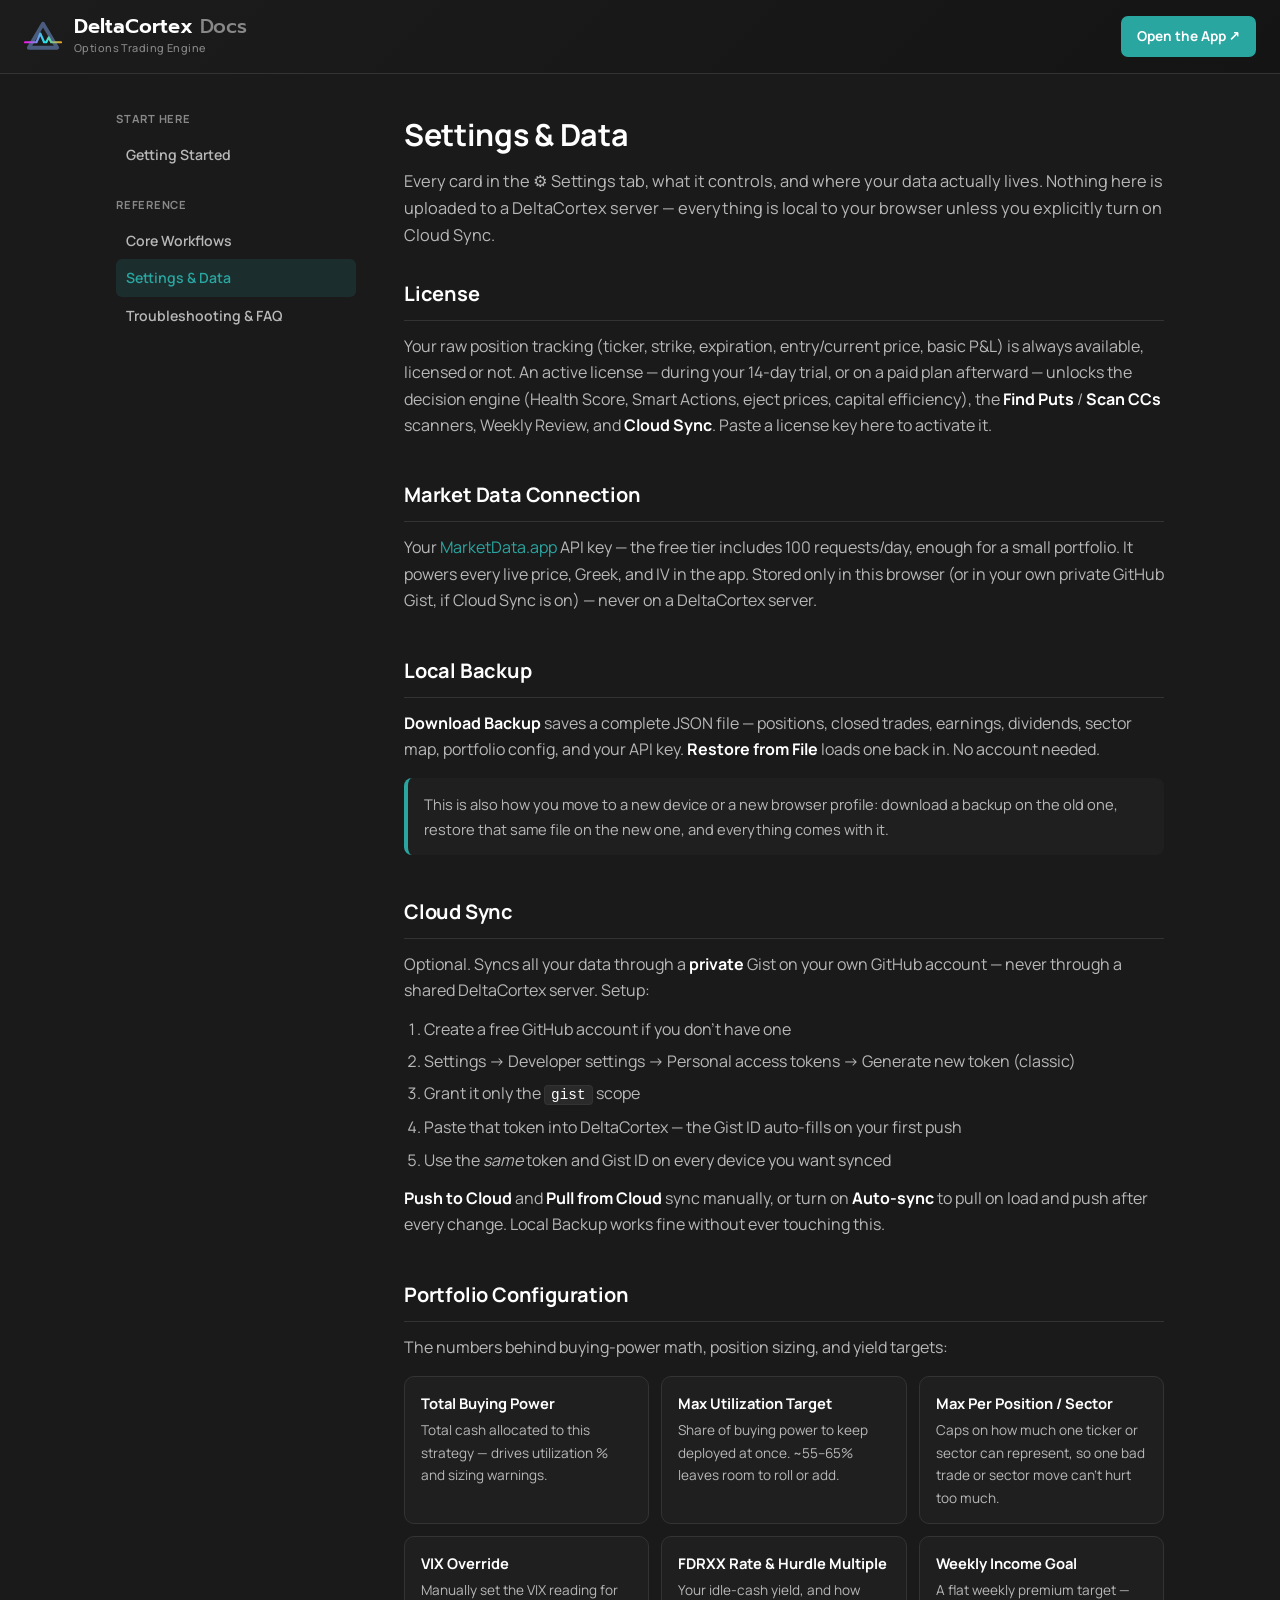
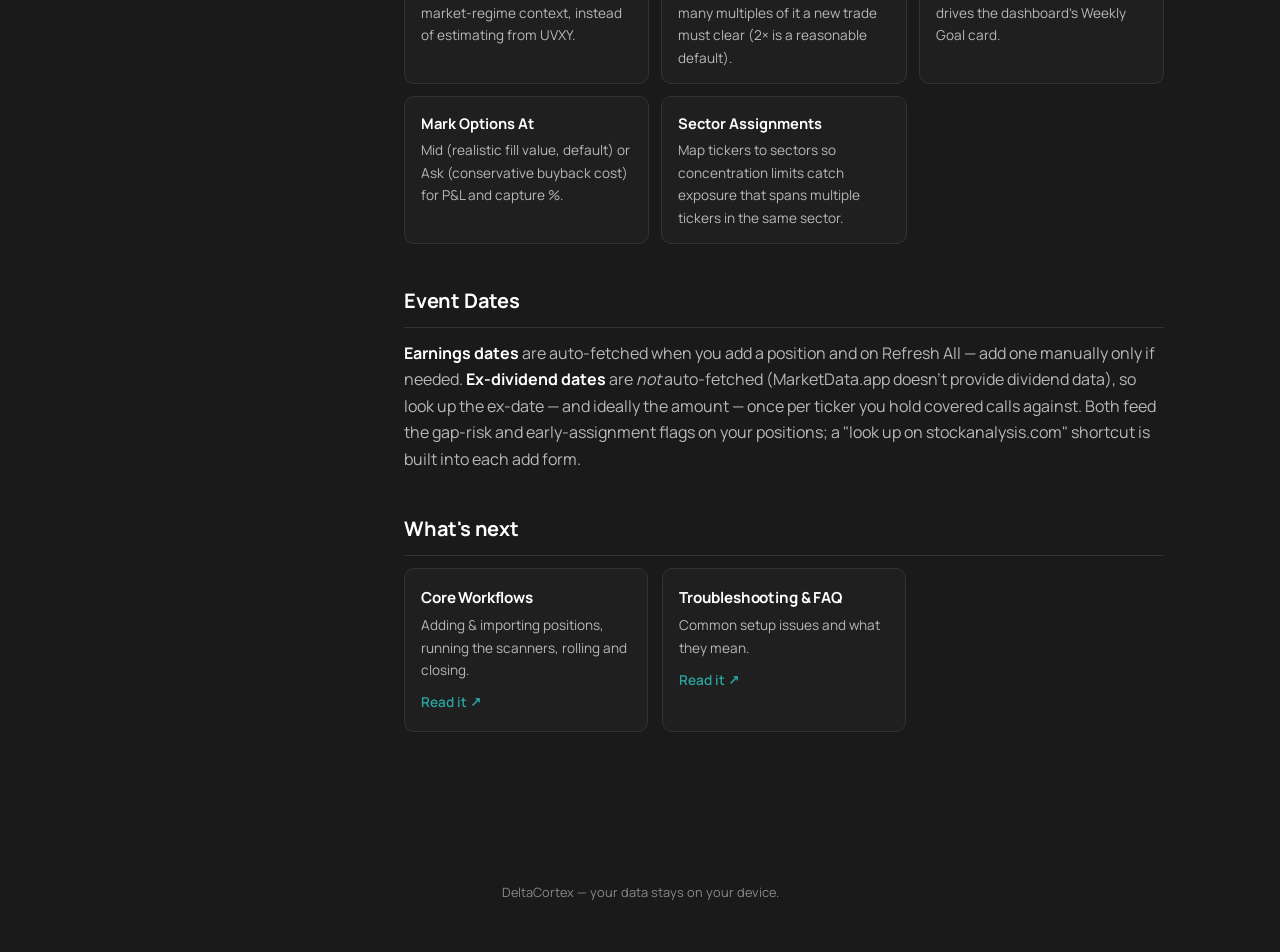
<file: docs/settings-data.html>
<!DOCTYPE html>
<html lang="en">
<head>
<meta charset="UTF-8">
<meta name="viewport" content="width=device-width, initial-scale=1.0">
<title>Settings &amp; Data — DeltaCortex Docs</title>
<meta name="description" content="License, Market Data Connection, Local Backup, Cloud Sync, Portfolio Configuration, and Event Dates — every Settings card explained.">
<link rel="icon" href="data:image/svg+xml,%3Csvg xmlns='http://www.w3.org/2000/svg' viewBox='0 0 136 110'%3E%3Cdefs%3E%3ClinearGradient id='g' x1='0' y1='0' x2='1' y2='0'%3E%3Cstop offset='0' stop-color='%23F015E0'/%3E%3Cstop offset='0.55' stop-color='%2322E5EE'/%3E%3Cstop offset='1' stop-color='%23EFA21B'/%3E%3C/linearGradient%3E%3C/defs%3E%3Cpath d='M68 10 L120 98 L16 98 Z' fill='none' stroke='%234a5d7e' stroke-width='16' stroke-linejoin='round'/%3E%3Cpath d='M4 78 L46 78 L60 48 L74 78 L82 78 L91 62 L100 78 L132 78' fill='none' stroke='url(%23g)' stroke-width='10' stroke-linecap='round' stroke-linejoin='round'/%3E%3C/svg%3E">
<link rel="preconnect" href="https://fonts.googleapis.com">
<link rel="preconnect" href="https://fonts.gstatic.com" crossorigin>
<link href="https://fonts.googleapis.com/css2?family=Manrope:wght@400;500;600;700;800&family=Prompt:wght@500;600;700&display=swap" rel="stylesheet">
<link rel="stylesheet" href="assets/style.css">
</head>
<body>

<header class="docs-header">
    <a href="index.html" class="docs-brand" style="text-decoration:none;">
        <svg width="38" height="30" viewBox="0 0 136 110" xmlns="http://www.w3.org/2000/svg" aria-hidden="true">
            <defs>
                <linearGradient id="dcPulse" x1="0" y1="0" x2="1" y2="0">
                    <stop offset="0" stop-color="#F015E0"/>
                    <stop offset="0.55" stop-color="#22E5EE"/>
                    <stop offset="1" stop-color="#EFA21B"/>
                </linearGradient>
            </defs>
            <path d="M68 10 L120 98 L16 98 Z" fill="none" stroke="#4a5d7e" stroke-width="14" stroke-linejoin="round"/>
            <path d="M2 78 L44 78 L58 46 L72 78 L80 78 L89 60 L98 78 L134 78"
                  fill="none" stroke="url(#dcPulse)" stroke-width="8" stroke-linecap="round" stroke-linejoin="round"/>
        </svg>
        <div>
            <div class="docs-brand-name">DeltaCortex <span style="color:var(--text-muted); font-weight:500;">Docs</span></div>
            <div class="docs-brand-sub">Options Trading Engine</div>
        </div>
    </a>
    <a class="docs-header-cta" href="https://deltacortex.app" target="_blank" rel="noopener">Open the App ↗</a>
</header>

<div class="docs-shell">
    <nav class="docs-nav" aria-label="Documentation sections">
        <div class="docs-nav-group">
            <div class="docs-nav-label">Start Here</div>
            <a href="index.html" class="docs-nav-link">Getting Started</a>
        </div>
        <div class="docs-nav-group">
            <div class="docs-nav-label">Reference</div>
            <a href="core-workflows.html" class="docs-nav-link">Core Workflows</a>
            <a href="settings-data.html" class="docs-nav-link active">Settings &amp; Data</a>
            <a href="troubleshooting.html" class="docs-nav-link">Troubleshooting &amp; FAQ</a>
        </div>
    </nav>

    <main class="docs-content">
        <h1>Settings &amp; Data</h1>
        <p class="docs-lede">
            Every card in the ⚙️ Settings tab, what it controls, and where your data actually
            lives. Nothing here is uploaded to a DeltaCortex server — everything is local to your
            browser unless you explicitly turn on Cloud Sync.
        </p>

        <section id="license">
            <h2>License</h2>
            <p>
                Your raw position tracking (ticker, strike, expiration, entry/current price, basic
                P&amp;L) is always available, licensed or not. An active license — during your
                14-day trial, or on a paid plan afterward — unlocks the decision engine (Health
                Score, Smart Actions, eject prices, capital efficiency), the
                <strong>Find Puts</strong> / <strong>Scan CCs</strong> scanners, Weekly Review, and
                <strong>Cloud Sync</strong>. Paste a license key here to activate it.
            </p>
        </section>

        <section id="market-data">
            <h2>Market Data Connection</h2>
            <p>
                Your <a href="https://www.marketdata.app" target="_blank" rel="noopener">MarketData.app</a>
                API key — the free tier includes 100 requests/day, enough for a small portfolio.
                It powers every live price, Greek, and IV in the app. Stored only in this browser
                (or in your own private GitHub Gist, if Cloud Sync is on) — never on a DeltaCortex
                server.
            </p>
        </section>

        <section id="local-backup">
            <h2>Local Backup</h2>
            <p>
                <strong>Download Backup</strong> saves a complete JSON file — positions, closed
                trades, earnings, dividends, sector map, portfolio config, and your API key.
                <strong>Restore from File</strong> loads one back in. No account needed.
            </p>
            <div class="docs-callout">
                This is also how you move to a new device or a new browser profile: download a
                backup on the old one, restore that same file on the new one, and everything
                comes with it.
            </div>
        </section>

        <section id="cloud-sync">
            <h2>Cloud Sync</h2>
            <p>
                Optional. Syncs all your data through a <strong>private</strong> Gist on your own
                GitHub account — never through a shared DeltaCortex server. Setup:
            </p>
            <ol>
                <li>Create a free GitHub account if you don't have one</li>
                <li>Settings → Developer settings → Personal access tokens → Generate new token (classic)</li>
                <li>Grant it only the <code>gist</code> scope</li>
                <li>Paste that token into DeltaCortex — the Gist ID auto-fills on your first push</li>
                <li>Use the <em>same</em> token and Gist ID on every device you want synced</li>
            </ol>
            <p>
                <strong>Push to Cloud</strong> and <strong>Pull from Cloud</strong> sync manually,
                or turn on <strong>Auto-sync</strong> to pull on load and push after every change.
                Local Backup works fine without ever touching this.
            </p>
        </section>

        <section id="portfolio-config">
            <h2>Portfolio Configuration</h2>
            <p>The numbers behind buying-power math, position sizing, and yield targets:</p>
            <div class="docs-card-grid">
                <div class="docs-card">
                    <div class="docs-card-title">Total Buying Power</div>
                    <div class="docs-card-body">Total cash allocated to this strategy — drives utilization % and sizing warnings.</div>
                </div>
                <div class="docs-card">
                    <div class="docs-card-title">Max Utilization Target</div>
                    <div class="docs-card-body">Share of buying power to keep deployed at once. ~55–65% leaves room to roll or add.</div>
                </div>
                <div class="docs-card">
                    <div class="docs-card-title">Max Per Position / Sector</div>
                    <div class="docs-card-body">Caps on how much one ticker or sector can represent, so one bad trade or sector move can't hurt too much.</div>
                </div>
                <div class="docs-card">
                    <div class="docs-card-title">VIX Override</div>
                    <div class="docs-card-body">Manually set the VIX reading for market-regime context, instead of estimating from UVXY.</div>
                </div>
                <div class="docs-card">
                    <div class="docs-card-title">FDRXX Rate &amp; Hurdle Multiple</div>
                    <div class="docs-card-body">Your idle-cash yield, and how many multiples of it a new trade must clear (2× is a reasonable default).</div>
                </div>
                <div class="docs-card">
                    <div class="docs-card-title">Weekly Income Goal</div>
                    <div class="docs-card-body">A flat weekly premium target — drives the dashboard's Weekly Goal card.</div>
                </div>
                <div class="docs-card">
                    <div class="docs-card-title">Mark Options At</div>
                    <div class="docs-card-body">Mid (realistic fill value, default) or Ask (conservative buyback cost) for P&amp;L and capture %.</div>
                </div>
                <div class="docs-card">
                    <div class="docs-card-title">Sector Assignments</div>
                    <div class="docs-card-body">Map tickers to sectors so concentration limits catch exposure that spans multiple tickers in the same sector.</div>
                </div>
            </div>
        </section>

        <section id="event-dates">
            <h2>Event Dates</h2>
            <p>
                <strong>Earnings dates</strong> are auto-fetched when you add a position and on
                Refresh All — add one manually only if needed. <strong>Ex-dividend dates</strong>
                are <em>not</em> auto-fetched (MarketData.app doesn't provide dividend data), so
                look up the ex-date — and ideally the amount — once per ticker you hold covered
                calls against. Both feed the gap-risk and early-assignment flags on your positions;
                a "look up on stockanalysis.com" shortcut is built into each add form.
            </p>
        </section>

        <section id="next">
            <h2>What's next</h2>
            <div class="docs-next-grid">
                <div class="docs-next-card">
                    <h3>Core Workflows</h3>
                    <p>Adding &amp; importing positions, running the scanners, rolling and closing.</p>
                    <a href="core-workflows.html">Read it ↗</a>
                </div>
                <div class="docs-next-card">
                    <h3>Troubleshooting &amp; FAQ</h3>
                    <p>Common setup issues and what they mean.</p>
                    <a href="troubleshooting.html">Read it ↗</a>
                </div>
            </div>
        </section>
    </main>
</div>

<div class="docs-footer">DeltaCortex — your data stays on your device.</div>

</body>
</html>
</file>
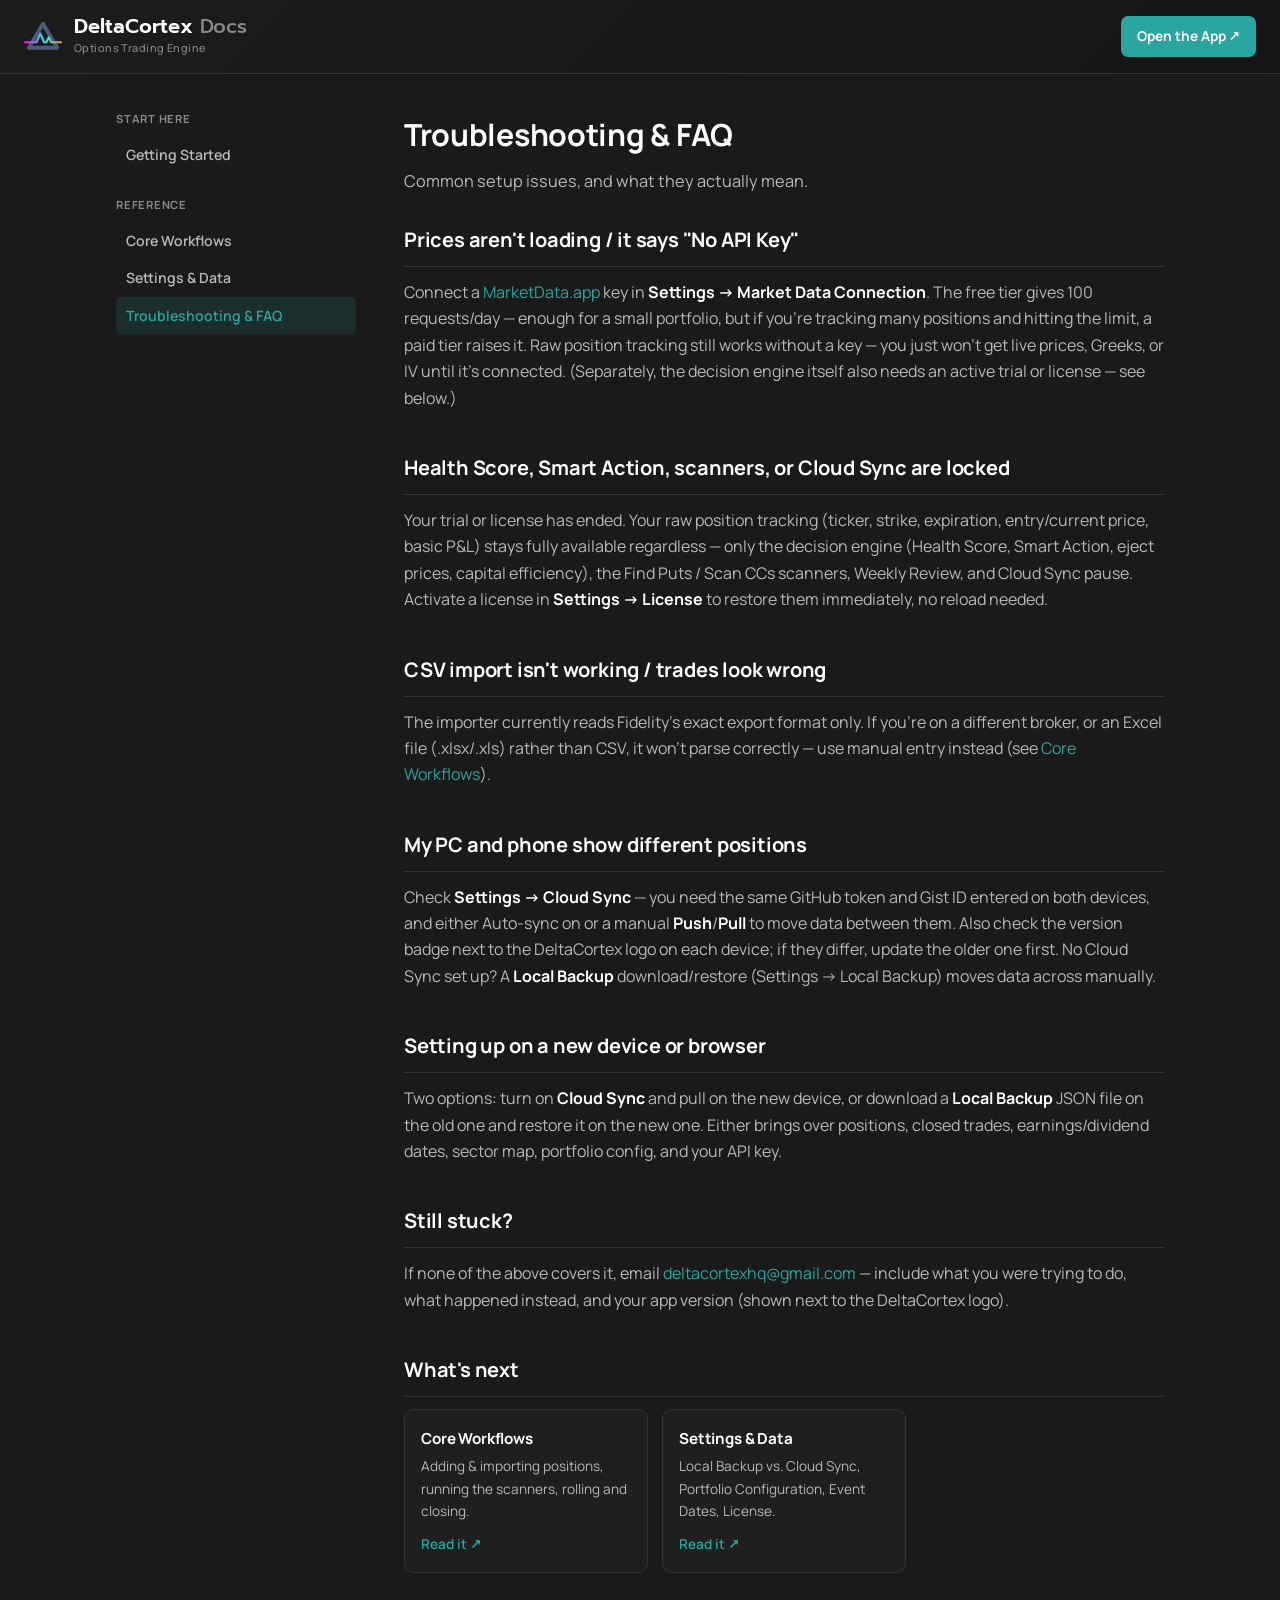
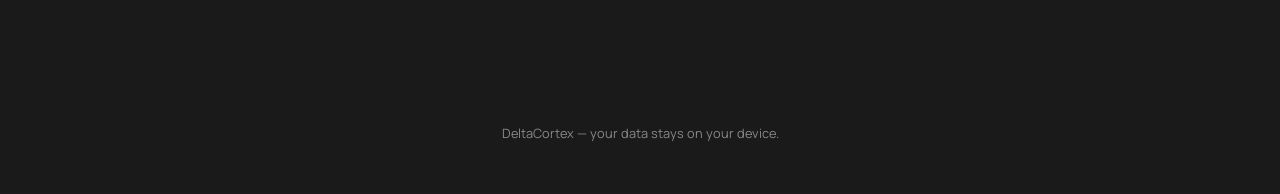
<file: docs/troubleshooting.html>
<!DOCTYPE html>
<html lang="en">
<head>
<meta charset="UTF-8">
<meta name="viewport" content="width=device-width, initial-scale=1.0">
<title>Troubleshooting &amp; FAQ — DeltaCortex Docs</title>
<meta name="description" content="Common DeltaCortex setup issues — API keys, licenses, CSV import, and syncing across devices.">
<link rel="icon" href="data:image/svg+xml,%3Csvg xmlns='http://www.w3.org/2000/svg' viewBox='0 0 136 110'%3E%3Cdefs%3E%3ClinearGradient id='g' x1='0' y1='0' x2='1' y2='0'%3E%3Cstop offset='0' stop-color='%23F015E0'/%3E%3Cstop offset='0.55' stop-color='%2322E5EE'/%3E%3Cstop offset='1' stop-color='%23EFA21B'/%3E%3C/linearGradient%3E%3C/defs%3E%3Cpath d='M68 10 L120 98 L16 98 Z' fill='none' stroke='%234a5d7e' stroke-width='16' stroke-linejoin='round'/%3E%3Cpath d='M4 78 L46 78 L60 48 L74 78 L82 78 L91 62 L100 78 L132 78' fill='none' stroke='url(%23g)' stroke-width='10' stroke-linecap='round' stroke-linejoin='round'/%3E%3C/svg%3E">
<link rel="preconnect" href="https://fonts.googleapis.com">
<link rel="preconnect" href="https://fonts.gstatic.com" crossorigin>
<link href="https://fonts.googleapis.com/css2?family=Manrope:wght@400;500;600;700;800&family=Prompt:wght@500;600;700&display=swap" rel="stylesheet">
<link rel="stylesheet" href="assets/style.css">
</head>
<body>

<header class="docs-header">
    <a href="index.html" class="docs-brand" style="text-decoration:none;">
        <svg width="38" height="30" viewBox="0 0 136 110" xmlns="http://www.w3.org/2000/svg" aria-hidden="true">
            <defs>
                <linearGradient id="dcPulse" x1="0" y1="0" x2="1" y2="0">
                    <stop offset="0" stop-color="#F015E0"/>
                    <stop offset="0.55" stop-color="#22E5EE"/>
                    <stop offset="1" stop-color="#EFA21B"/>
                </linearGradient>
            </defs>
            <path d="M68 10 L120 98 L16 98 Z" fill="none" stroke="#4a5d7e" stroke-width="14" stroke-linejoin="round"/>
            <path d="M2 78 L44 78 L58 46 L72 78 L80 78 L89 60 L98 78 L134 78"
                  fill="none" stroke="url(#dcPulse)" stroke-width="8" stroke-linecap="round" stroke-linejoin="round"/>
        </svg>
        <div>
            <div class="docs-brand-name">DeltaCortex <span style="color:var(--text-muted); font-weight:500;">Docs</span></div>
            <div class="docs-brand-sub">Options Trading Engine</div>
        </div>
    </a>
    <a class="docs-header-cta" href="https://deltacortex.app" target="_blank" rel="noopener">Open the App ↗</a>
</header>

<div class="docs-shell">
    <nav class="docs-nav" aria-label="Documentation sections">
        <div class="docs-nav-group">
            <div class="docs-nav-label">Start Here</div>
            <a href="index.html" class="docs-nav-link">Getting Started</a>
        </div>
        <div class="docs-nav-group">
            <div class="docs-nav-label">Reference</div>
            <a href="core-workflows.html" class="docs-nav-link">Core Workflows</a>
            <a href="settings-data.html" class="docs-nav-link">Settings &amp; Data</a>
            <a href="troubleshooting.html" class="docs-nav-link active">Troubleshooting &amp; FAQ</a>
        </div>
    </nav>

    <main class="docs-content">
        <h1>Troubleshooting &amp; FAQ</h1>
        <p class="docs-lede">Common setup issues, and what they actually mean.</p>

        <section id="no-api-key">
            <h2>Prices aren't loading / it says "No API Key"</h2>
            <p>
                Connect a <a href="https://www.marketdata.app" target="_blank" rel="noopener">MarketData.app</a>
                key in <strong>Settings → Market Data Connection</strong>. The free tier gives 100
                requests/day — enough for a small portfolio, but if you're tracking many positions
                and hitting the limit, a paid tier raises it. Raw position tracking still works
                without a key — you just won't get live prices, Greeks, or IV until it's connected.
                (Separately, the decision engine itself also needs an active trial or license — see
                below.)
            </p>
        </section>

        <section id="scanners-locked">
            <h2>Health Score, Smart Action, scanners, or Cloud Sync are locked</h2>
            <p>
                Your trial or license has ended. Your raw position tracking (ticker, strike,
                expiration, entry/current price, basic P&amp;L) stays fully available regardless —
                only the decision engine (Health Score, Smart Action, eject prices, capital
                efficiency), the Find Puts / Scan CCs scanners, Weekly Review, and Cloud Sync pause.
                Activate a license in <strong>Settings → License</strong> to restore them
                immediately, no reload needed.
            </p>
        </section>

        <section id="csv-import">
            <h2>CSV import isn't working / trades look wrong</h2>
            <p>
                The importer currently reads Fidelity's exact export format only. If you're on a
                different broker, or an Excel file (.xlsx/.xls) rather than CSV, it won't parse
                correctly — use manual entry instead (see <a href="core-workflows.html#add-position">Core Workflows</a>).
            </p>
        </section>

        <section id="device-mismatch">
            <h2>My PC and phone show different positions</h2>
            <p>
                Check <strong>Settings → Cloud Sync</strong> — you need the same GitHub token and
                Gist ID entered on both devices, and either Auto-sync on or a manual
                <strong>Push</strong>/<strong>Pull</strong> to move data between them. Also check
                the version badge next to the DeltaCortex logo on each device; if they differ,
                update the older one first. No Cloud Sync set up? A <strong>Local Backup</strong>
                download/restore (Settings → Local Backup) moves data across manually.
            </p>
        </section>

        <section id="new-device">
            <h2>Setting up on a new device or browser</h2>
            <p>
                Two options: turn on <strong>Cloud Sync</strong> and pull on the new device, or
                download a <strong>Local Backup</strong> JSON file on the old one and restore it
                on the new one. Either brings over positions, closed trades, earnings/dividend
                dates, sector map, portfolio config, and your API key.
            </p>
        </section>

        <section id="contact">
            <h2>Still stuck?</h2>
            <p>
                If none of the above covers it, email
                <a href="mailto:deltacortexhq@gmail.com">deltacortexhq@gmail.com</a> — include
                what you were trying to do, what happened instead, and your app version (shown
                next to the DeltaCortex logo).
            </p>
        </section>

        <section id="next">
            <h2>What's next</h2>
            <div class="docs-next-grid">
                <div class="docs-next-card">
                    <h3>Core Workflows</h3>
                    <p>Adding &amp; importing positions, running the scanners, rolling and closing.</p>
                    <a href="core-workflows.html">Read it ↗</a>
                </div>
                <div class="docs-next-card">
                    <h3>Settings &amp; Data</h3>
                    <p>Local Backup vs. Cloud Sync, Portfolio Configuration, Event Dates, License.</p>
                    <a href="settings-data.html">Read it ↗</a>
                </div>
            </div>
        </section>
    </main>
</div>

<div class="docs-footer">DeltaCortex — your data stays on your device.</div>

</body>
</html>
</file>
<file: docs/assets/style.css>
/* DeltaCortex Docs — shared stylesheet
   Palette and type mirror deltacortex-customer.html so the docs site reads
   as the same product, not a bolted-on afterthought. Dark theme only for
   now (matches the app's default) — a light-mode toggle can be added later
   by reintroducing the app's [data-theme="light"] override pattern. */

:root {
    --clarity-blue: #1E4E8C;
    --accent-gold: #D4A037;
    --signal-teal: #2AA6A1;
    --signal-blue: #3a86ff;
    --success-color: #10b981;
    --danger-color: #ef4444;

    --slate-black: #1A1A1A;
    --dark-surface: #242424;
    --darker-surface: #0d0d0d;
    --border-color: #333333;
    --card-bg: #1F1F1F;
    --bg-tertiary: #2a2a2a;

    --text-primary: #FFFFFF;
    --text-secondary: #B8B8B8;
    --text-muted: #888888;

    --shadow-md: 0 4px 6px -1px rgba(0, 0, 0, 0.6);
    --shadow-lg: 0 10px 15px -3px rgba(0, 0, 0, 0.7);
}

* { margin: 0; padding: 0; box-sizing: border-box; }

body {
    font-family: 'Manrope', -apple-system, system-ui, sans-serif;
    background: var(--slate-black);
    color: var(--text-primary);
    line-height: 1.65;
    min-height: 100vh;
}

h1, h2, h3, h4 {
    font-family: 'Manrope', sans-serif;
    font-weight: 700;
    letter-spacing: -0.01em;
}

a { color: var(--signal-teal); text-decoration: none; }
a:hover { text-decoration: underline; }

/* ── Header ───────────────────────────────────────────────────────── */

.docs-header {
    display: flex;
    align-items: center;
    justify-content: space-between;
    gap: 16px;
    padding: 16px 24px;
    background: linear-gradient(135deg, #1c1c1c 0%, #141414 100%);
    border-bottom: 1px solid var(--border-color);
    position: sticky;
    top: 0;
    z-index: 50;
}

.docs-brand {
    display: flex;
    align-items: center;
    gap: 12px;
}

.docs-brand-name {
    font-weight: 600;
    font-family: 'Prompt', 'Manrope', sans-serif;
    font-size: 1.25em;
    line-height: 1;
    color: var(--text-primary);
}

.docs-brand-sub {
    font-size: 0.68em;
    color: var(--text-muted);
    font-weight: 500;
    letter-spacing: 0.04em;
    margin-top: 3px;
}

.docs-header-cta {
    display: inline-flex;
    align-items: center;
    gap: 6px;
    padding: 9px 16px;
    background: var(--signal-teal);
    color: #fff !important;
    border-radius: 7px;
    font-weight: 700;
    font-size: 0.85em;
    text-decoration: none !important;
    white-space: nowrap;
}
.docs-header-cta:hover { background: #23918d; }

/* ── Layout ───────────────────────────────────────────────────────── */

.docs-shell {
    display: grid;
    grid-template-columns: 240px minmax(0, 760px);
    gap: 48px;
    justify-content: center;
    max-width: 1100px;
    margin: 0 auto;
    padding: 36px 24px 80px;
}

@media (max-width: 860px) {
    .docs-shell { grid-template-columns: 1fr; }
    .docs-nav { display: none; }
}

/* ── Sidebar nav ──────────────────────────────────────────────────── */

.docs-nav {
    position: sticky;
    top: 76px;
    align-self: start;
}

.docs-nav-group {
    margin-bottom: 22px;
}

.docs-nav-label {
    font-size: 0.7em;
    font-weight: 700;
    text-transform: uppercase;
    letter-spacing: 0.07em;
    color: var(--text-muted);
    margin-bottom: 8px;
}

.docs-nav-link {
    display: block;
    padding: 7px 10px;
    border-radius: 6px;
    font-size: 0.88em;
    font-weight: 600;
    color: var(--text-secondary);
    text-decoration: none;
}
.docs-nav-link:hover { background: var(--bg-tertiary); text-decoration: none; }
.docs-nav-link.active {
    background: rgba(42, 166, 161, 0.14);
    color: var(--signal-teal);
}

.docs-nav-soon {
    display: flex;
    align-items: center;
    justify-content: space-between;
    padding: 7px 10px;
    font-size: 0.88em;
    font-weight: 600;
    color: var(--text-muted);
}

.docs-nav-soon-badge {
    font-size: 0.68em;
    font-weight: 700;
    text-transform: uppercase;
    letter-spacing: 0.04em;
    color: var(--text-muted);
    background: var(--bg-tertiary);
    border-radius: 4px;
    padding: 2px 6px;
}

/* ── Content ──────────────────────────────────────────────────────── */

.docs-content h1 {
    font-size: 1.9em;
    margin-bottom: 8px;
}

.docs-content .docs-lede {
    color: var(--text-secondary);
    font-size: 1.02em;
    margin-bottom: 28px;
}

.docs-content section {
    margin-bottom: 40px;
}

.docs-content h2 {
    font-size: 1.25em;
    color: var(--text-primary);
    display: flex;
    align-items: center;
    gap: 10px;
    margin-bottom: 12px;
    padding-bottom: 10px;
    border-bottom: 1px solid var(--border-color);
}

.docs-step-num {
    display: inline-flex;
    align-items: center;
    justify-content: center;
    width: 24px;
    height: 24px;
    border-radius: 50%;
    background: var(--signal-teal);
    color: #06201f;
    font-size: 0.7em;
    font-weight: 800;
    flex: 0 0 auto;
}

.docs-content p {
    color: var(--text-secondary);
    margin-bottom: 12px;
}

.docs-content ul, .docs-content ol {
    color: var(--text-secondary);
    margin: 0 0 12px 20px;
}
.docs-content li { margin-bottom: 6px; }

.docs-content strong { color: var(--text-primary); }

.docs-card-grid {
    display: grid;
    grid-template-columns: repeat(auto-fill, minmax(220px, 1fr));
    gap: 12px;
    margin: 16px 0;
}

.docs-card {
    background: var(--card-bg);
    border: 1px solid var(--border-color);
    border-radius: 10px;
    padding: 14px 16px;
}

.docs-card-title {
    font-weight: 700;
    color: var(--text-primary);
    font-size: 0.92em;
    margin-bottom: 4px;
}

.docs-card-body {
    font-size: 0.85em;
    color: var(--text-secondary);
}

.docs-callout {
    background: var(--card-bg);
    border-left: 4px solid var(--signal-teal);
    border-radius: 8px;
    padding: 14px 16px;
    margin: 16px 0;
    font-size: 0.92em;
    color: var(--text-secondary);
}
.docs-callout strong { color: var(--text-primary); }

.docs-callout.warn { border-left-color: var(--accent-gold); }

code {
    background: var(--bg-tertiary);
    border: 1px solid var(--border-color);
    border-radius: 4px;
    padding: 1px 6px;
    font-size: 0.9em;
    font-family: 'SFMono-Regular', Consolas, monospace;
    color: var(--text-primary);
}

.docs-next-grid {
    display: grid;
    grid-template-columns: repeat(auto-fill, minmax(200px, 1fr));
    gap: 14px;
}

.docs-next-card {
    background: var(--card-bg);
    border: 1px solid var(--border-color);
    border-radius: 10px;
    padding: 16px;
}

.docs-next-card .docs-nav-soon-badge { margin-bottom: 8px; display: inline-block; }

.docs-next-card h3 {
    font-size: 0.95em;
    color: var(--text-primary);
    margin-bottom: 4px;
}

.docs-next-card p {
    font-size: 0.85em;
    margin-bottom: 0;
}

.docs-next-card a {
    display: inline-block;
    margin-top: 10px;
    font-size: 0.85em;
    font-weight: 600;
}

.docs-footer {
    text-align: center;
    padding: 30px 24px 50px;
    color: var(--text-muted);
    font-size: 0.8em;
}
</file>
